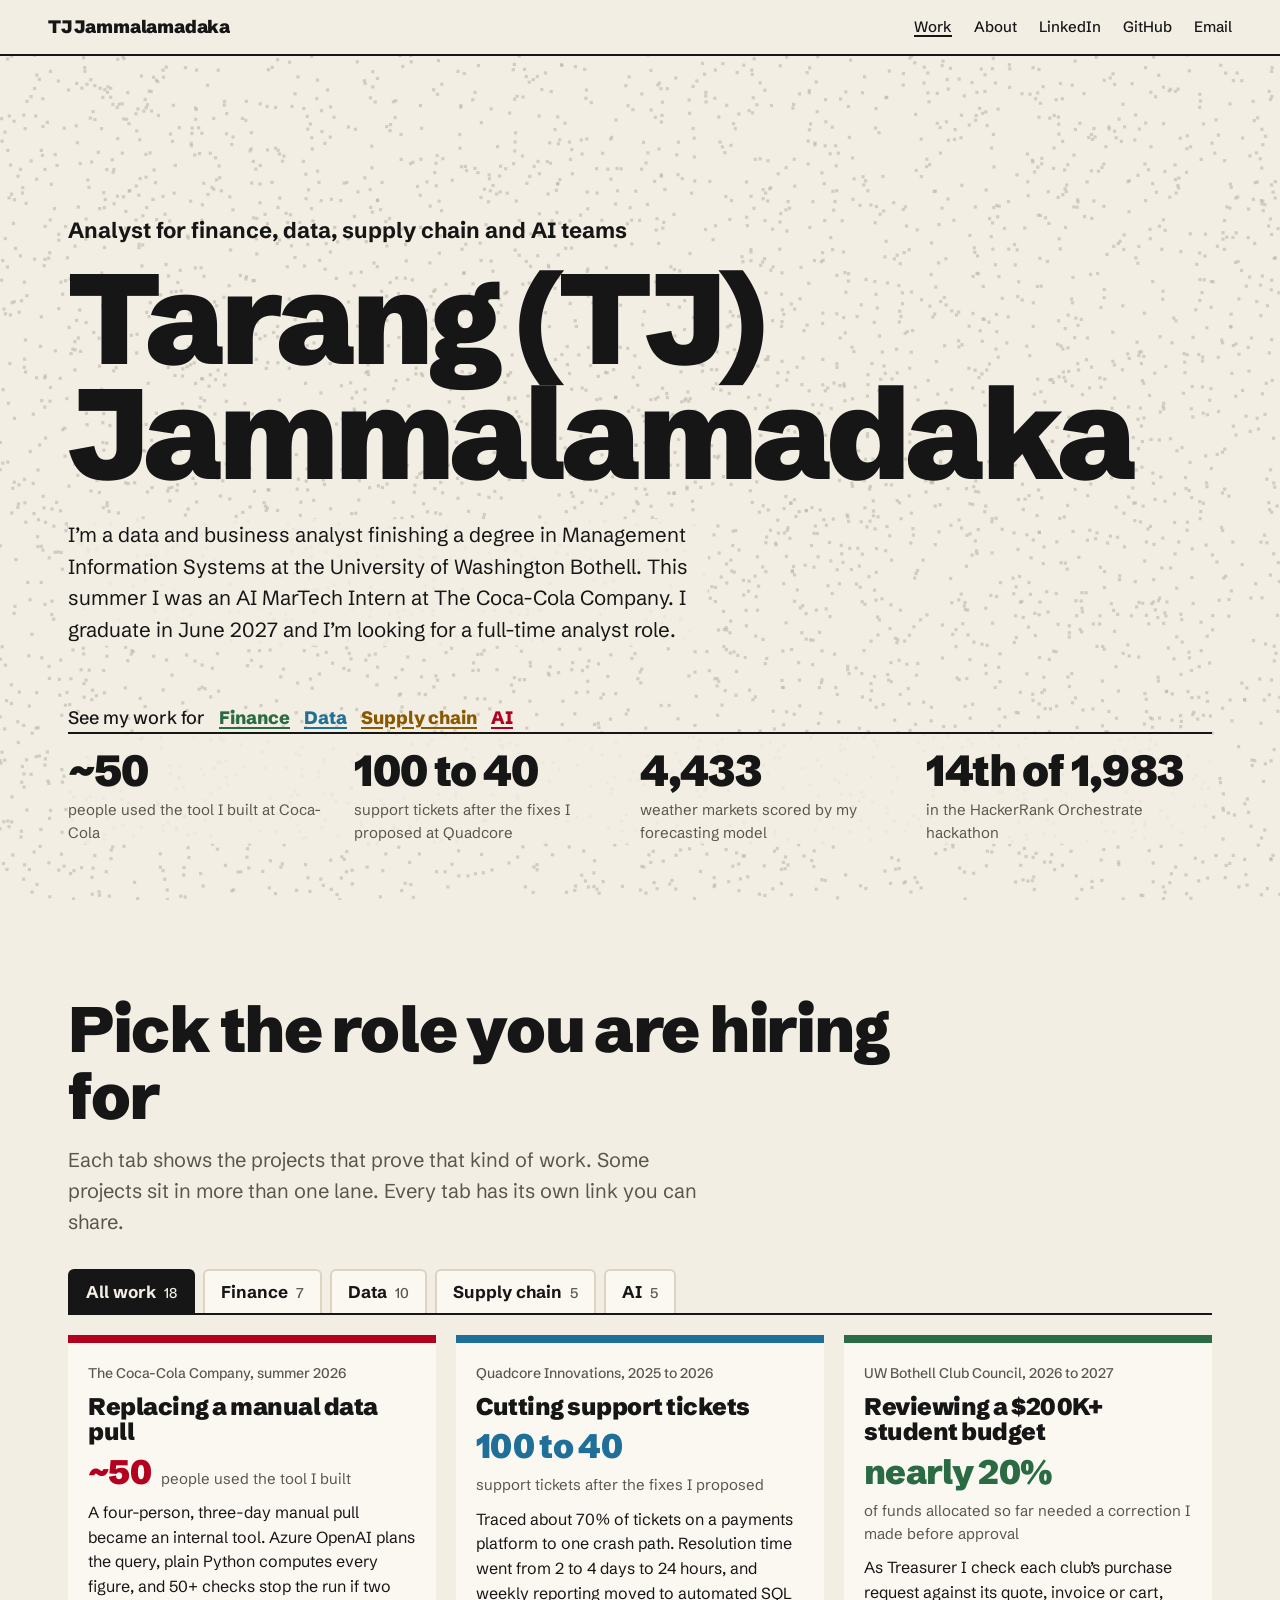
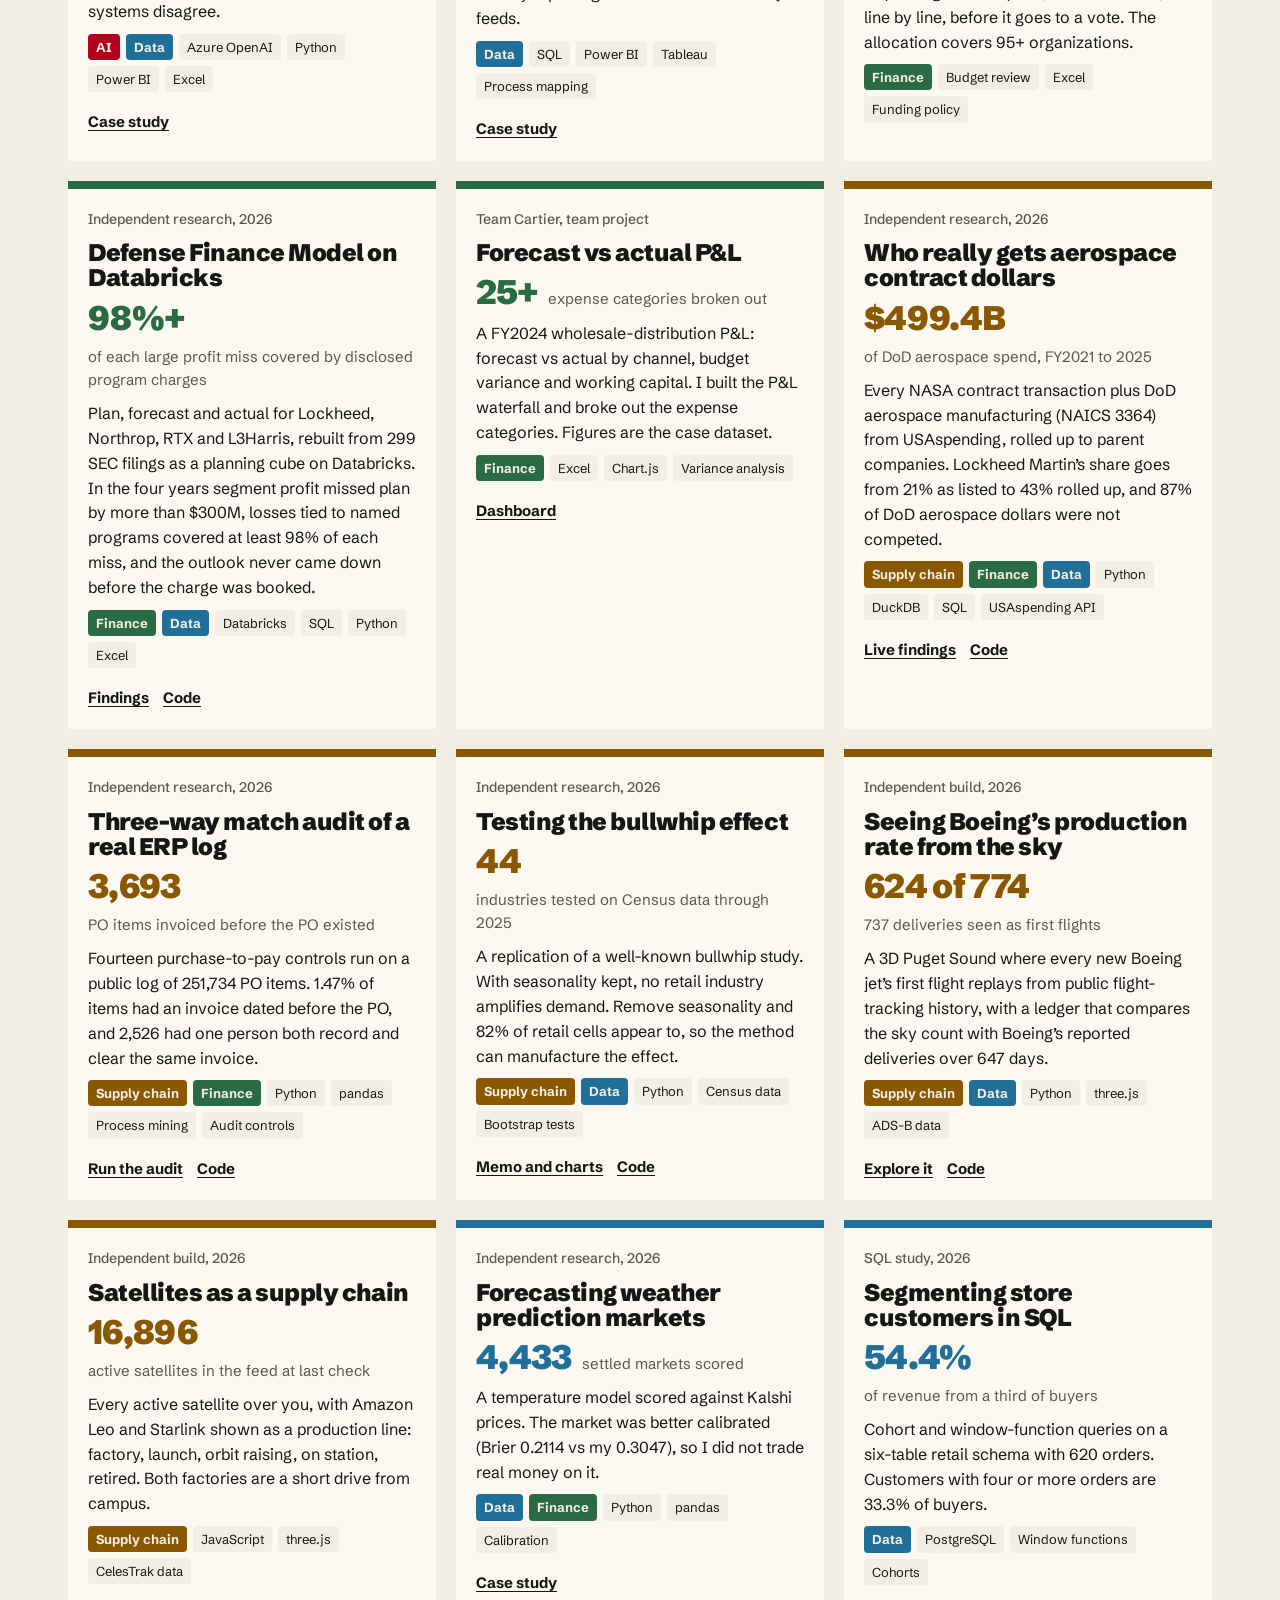
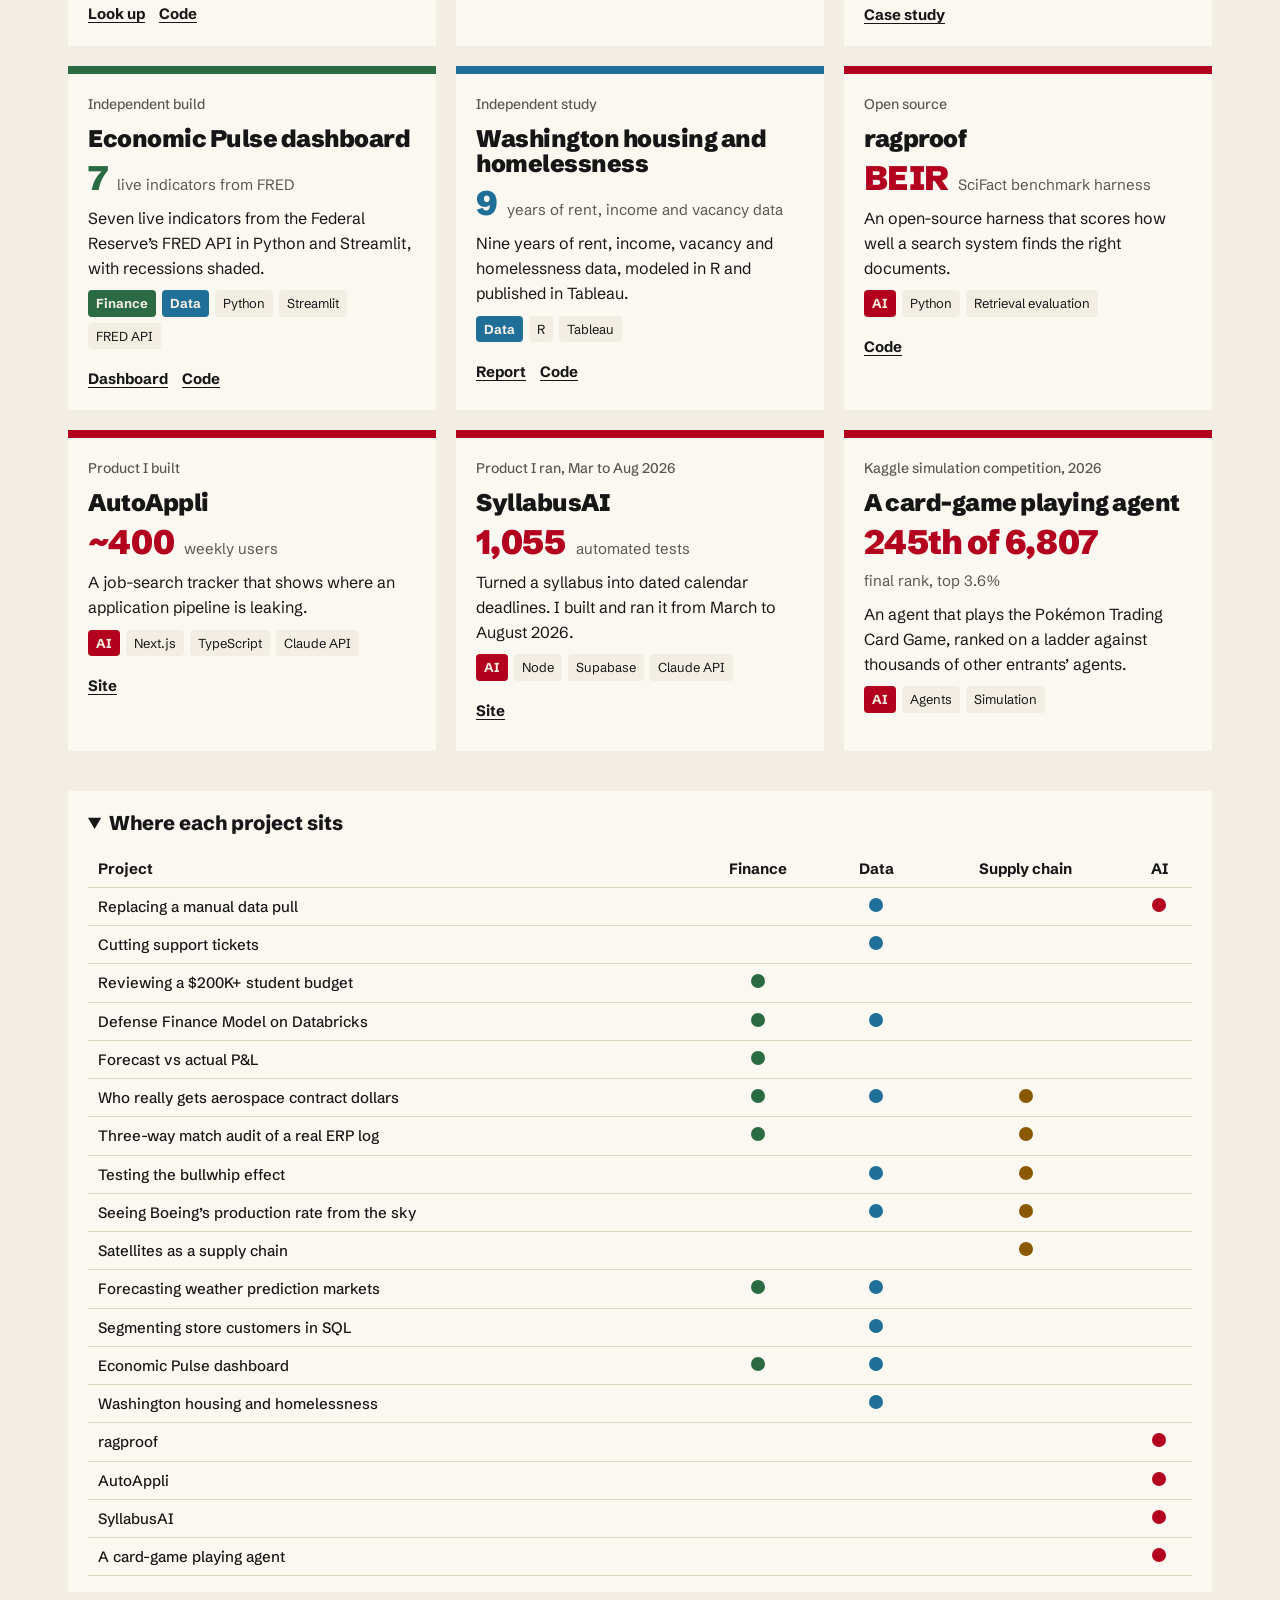
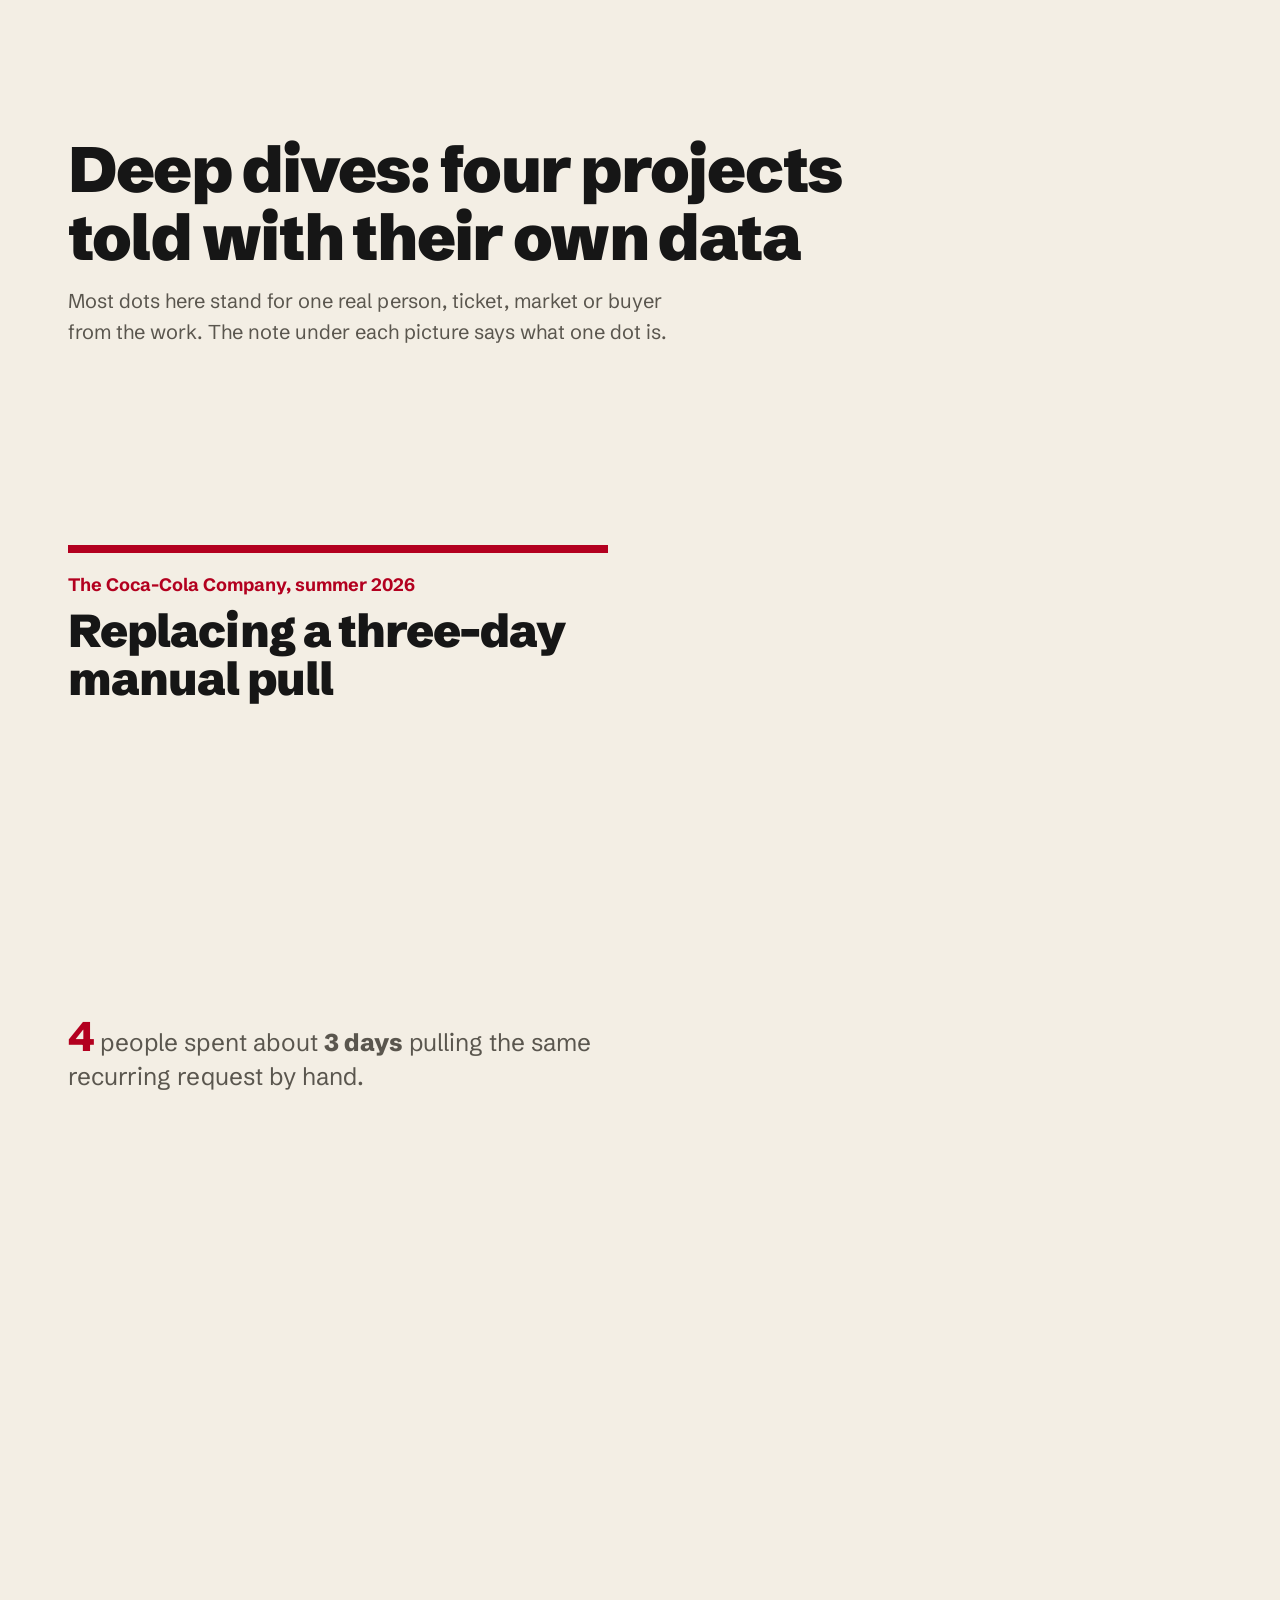
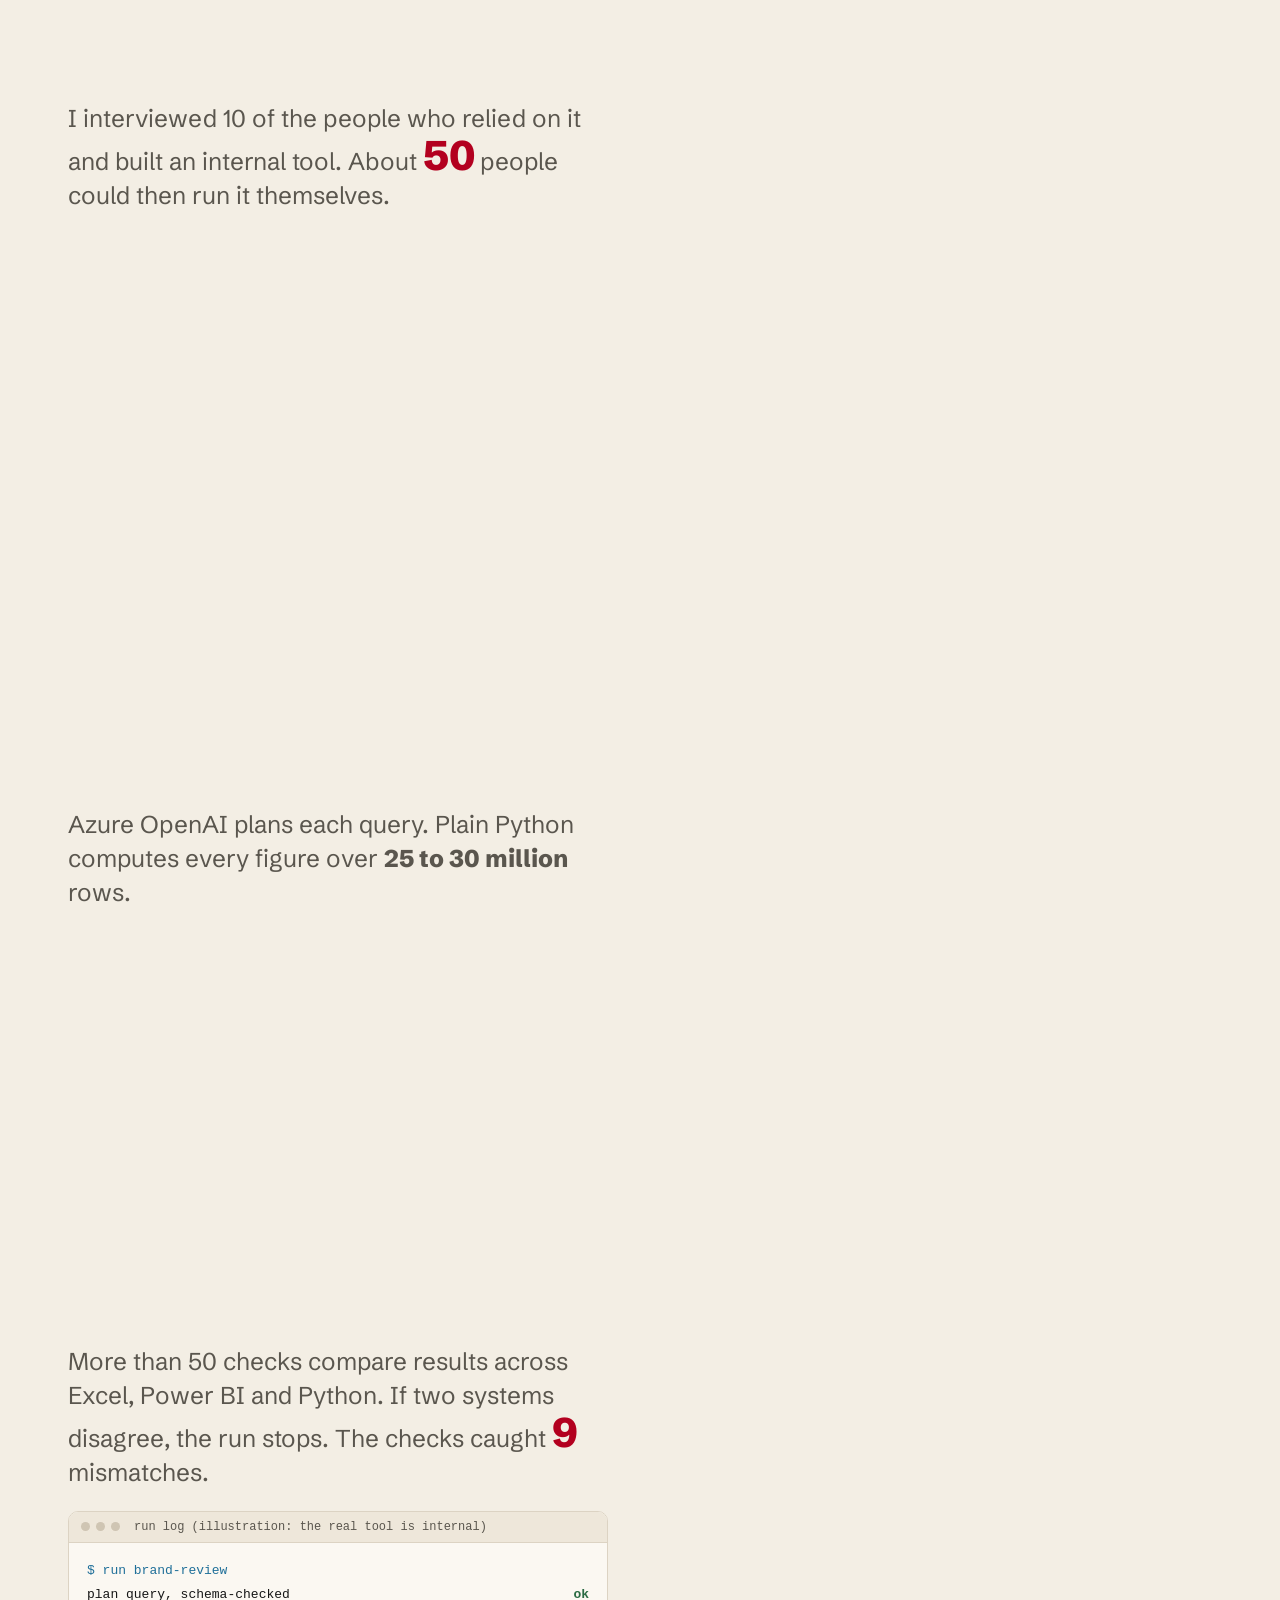
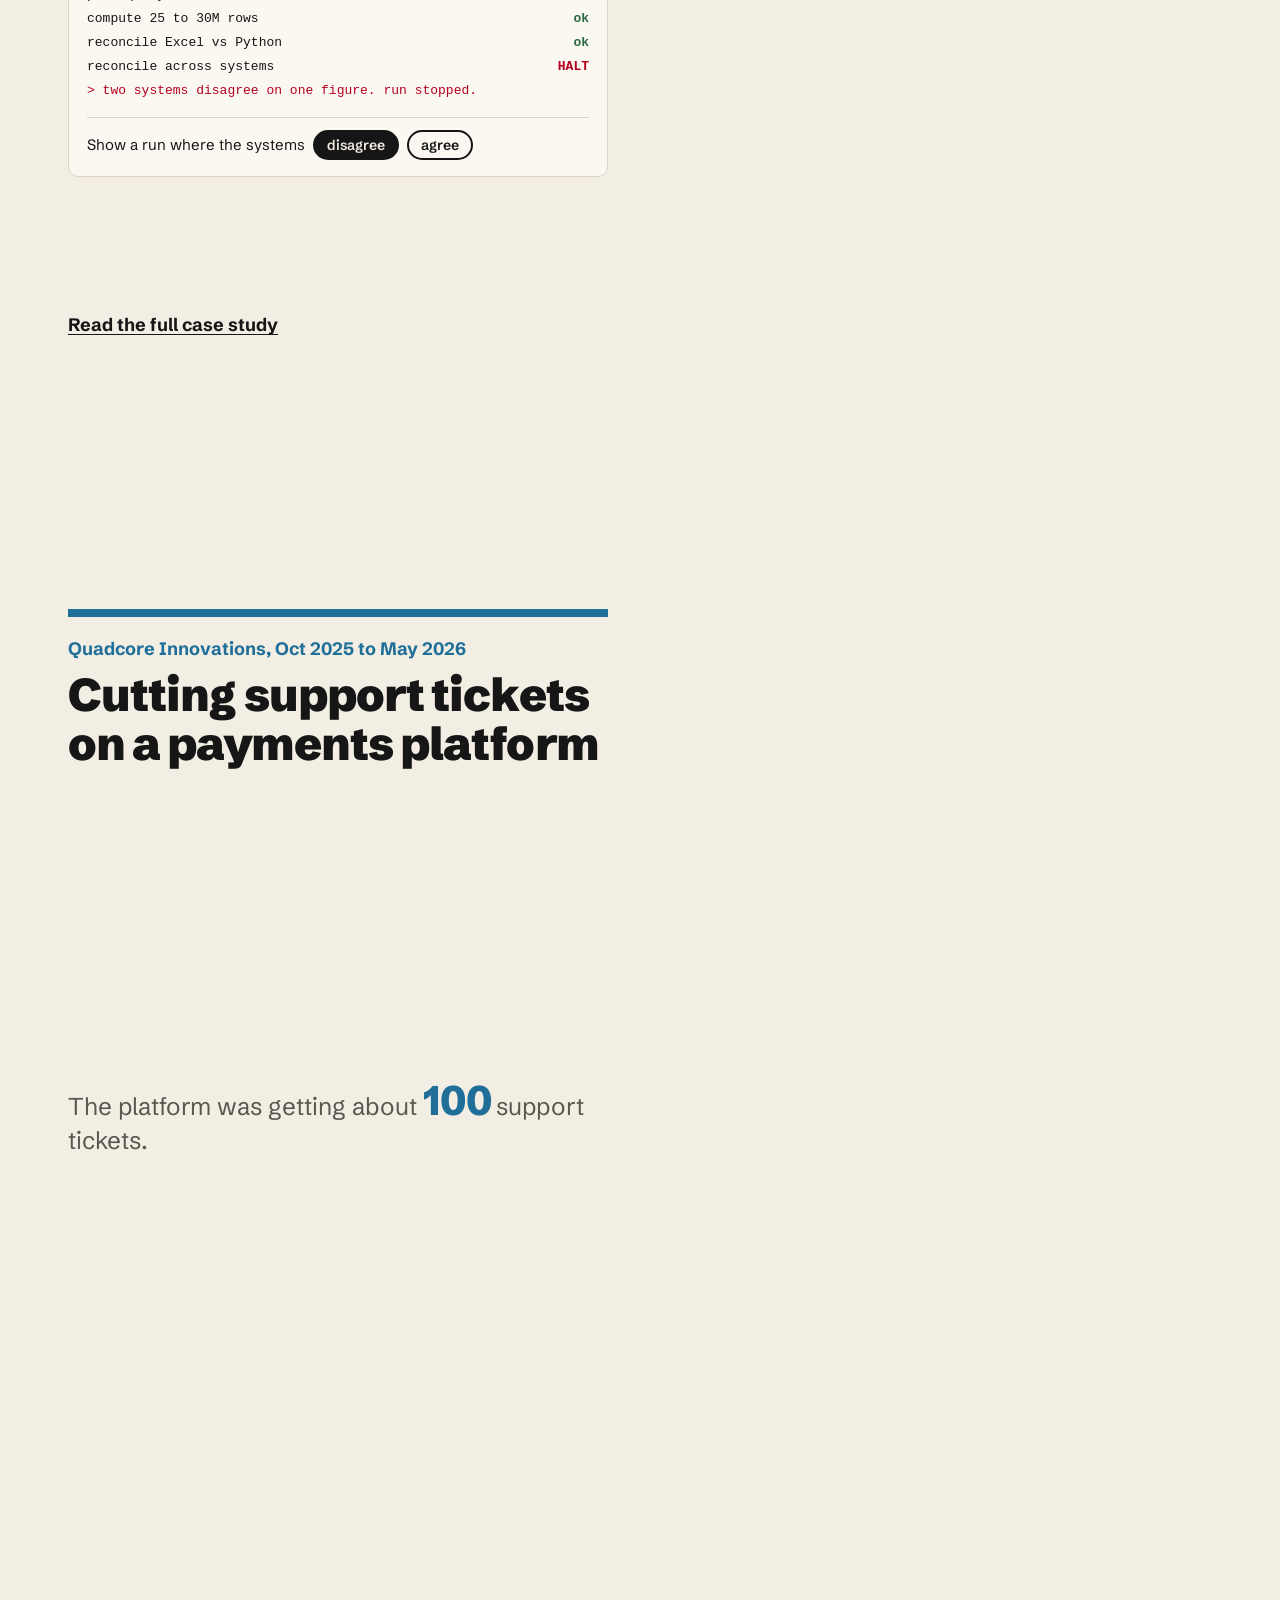
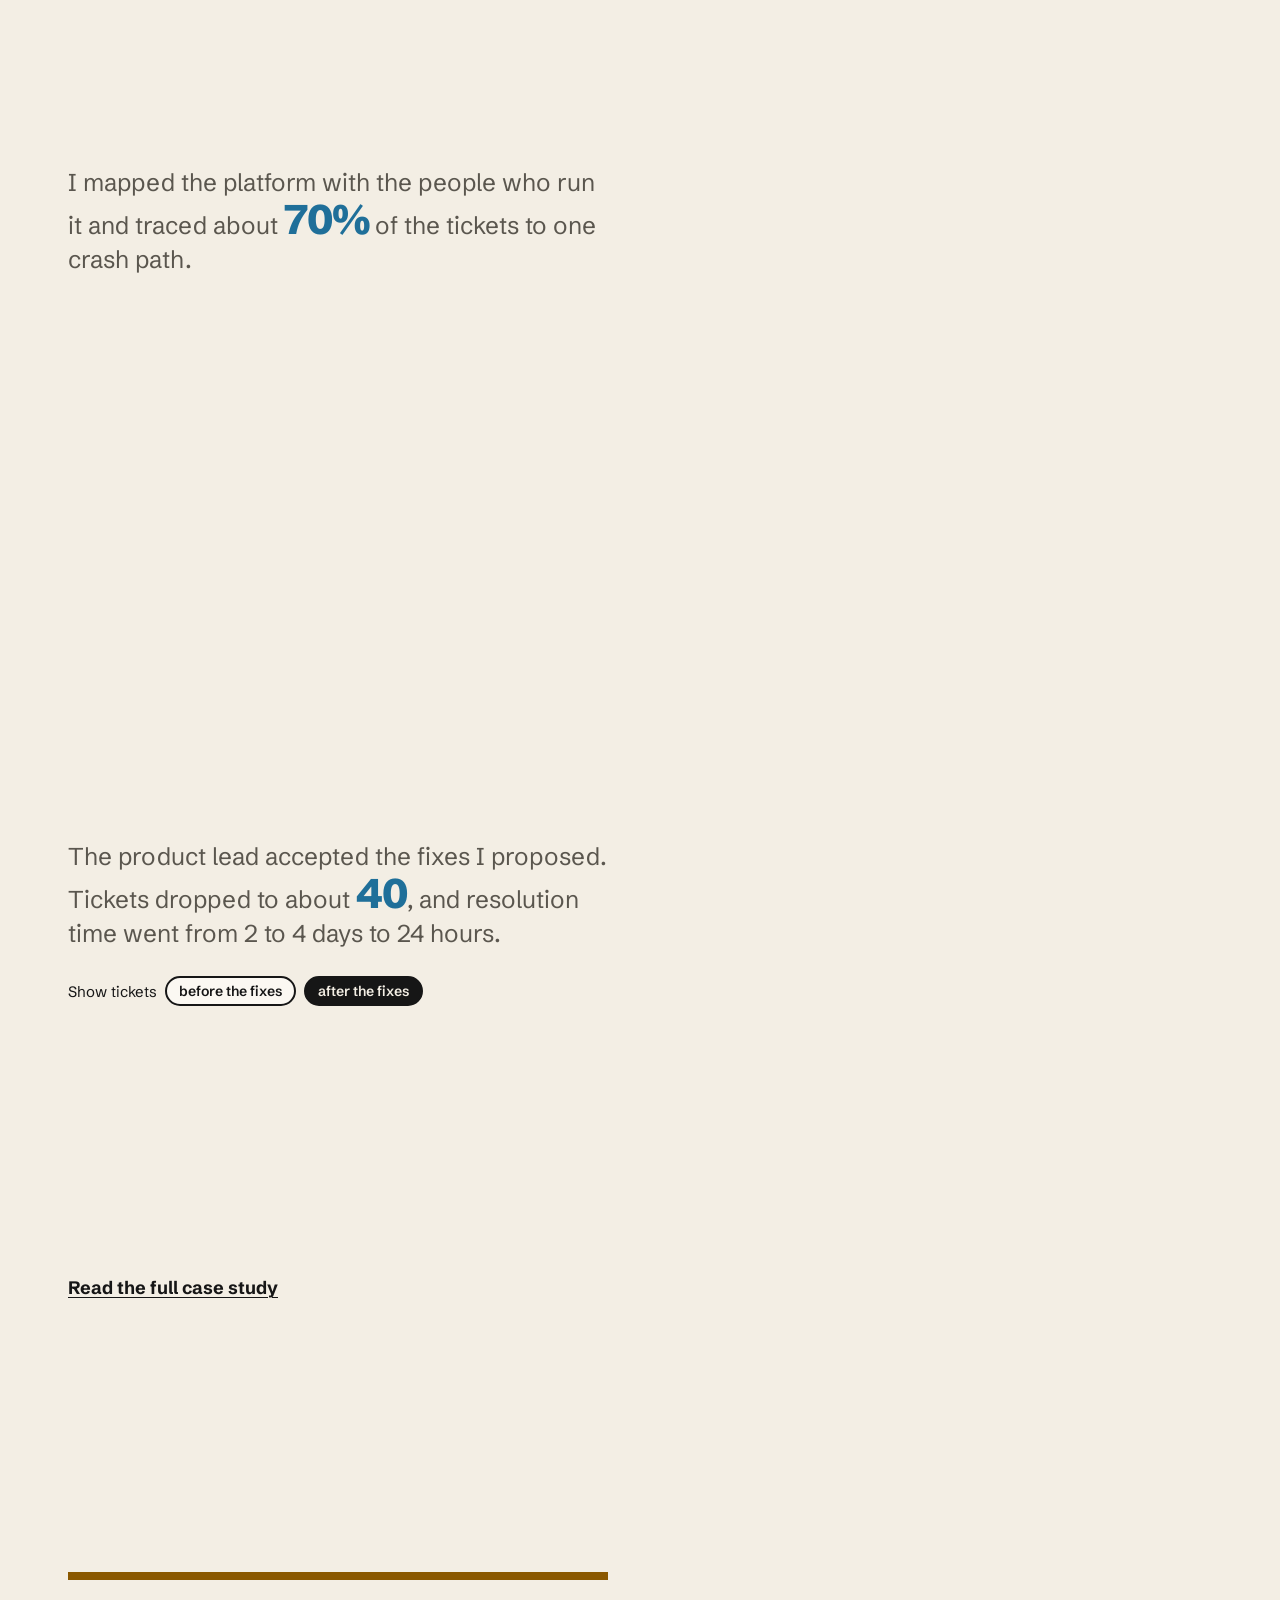
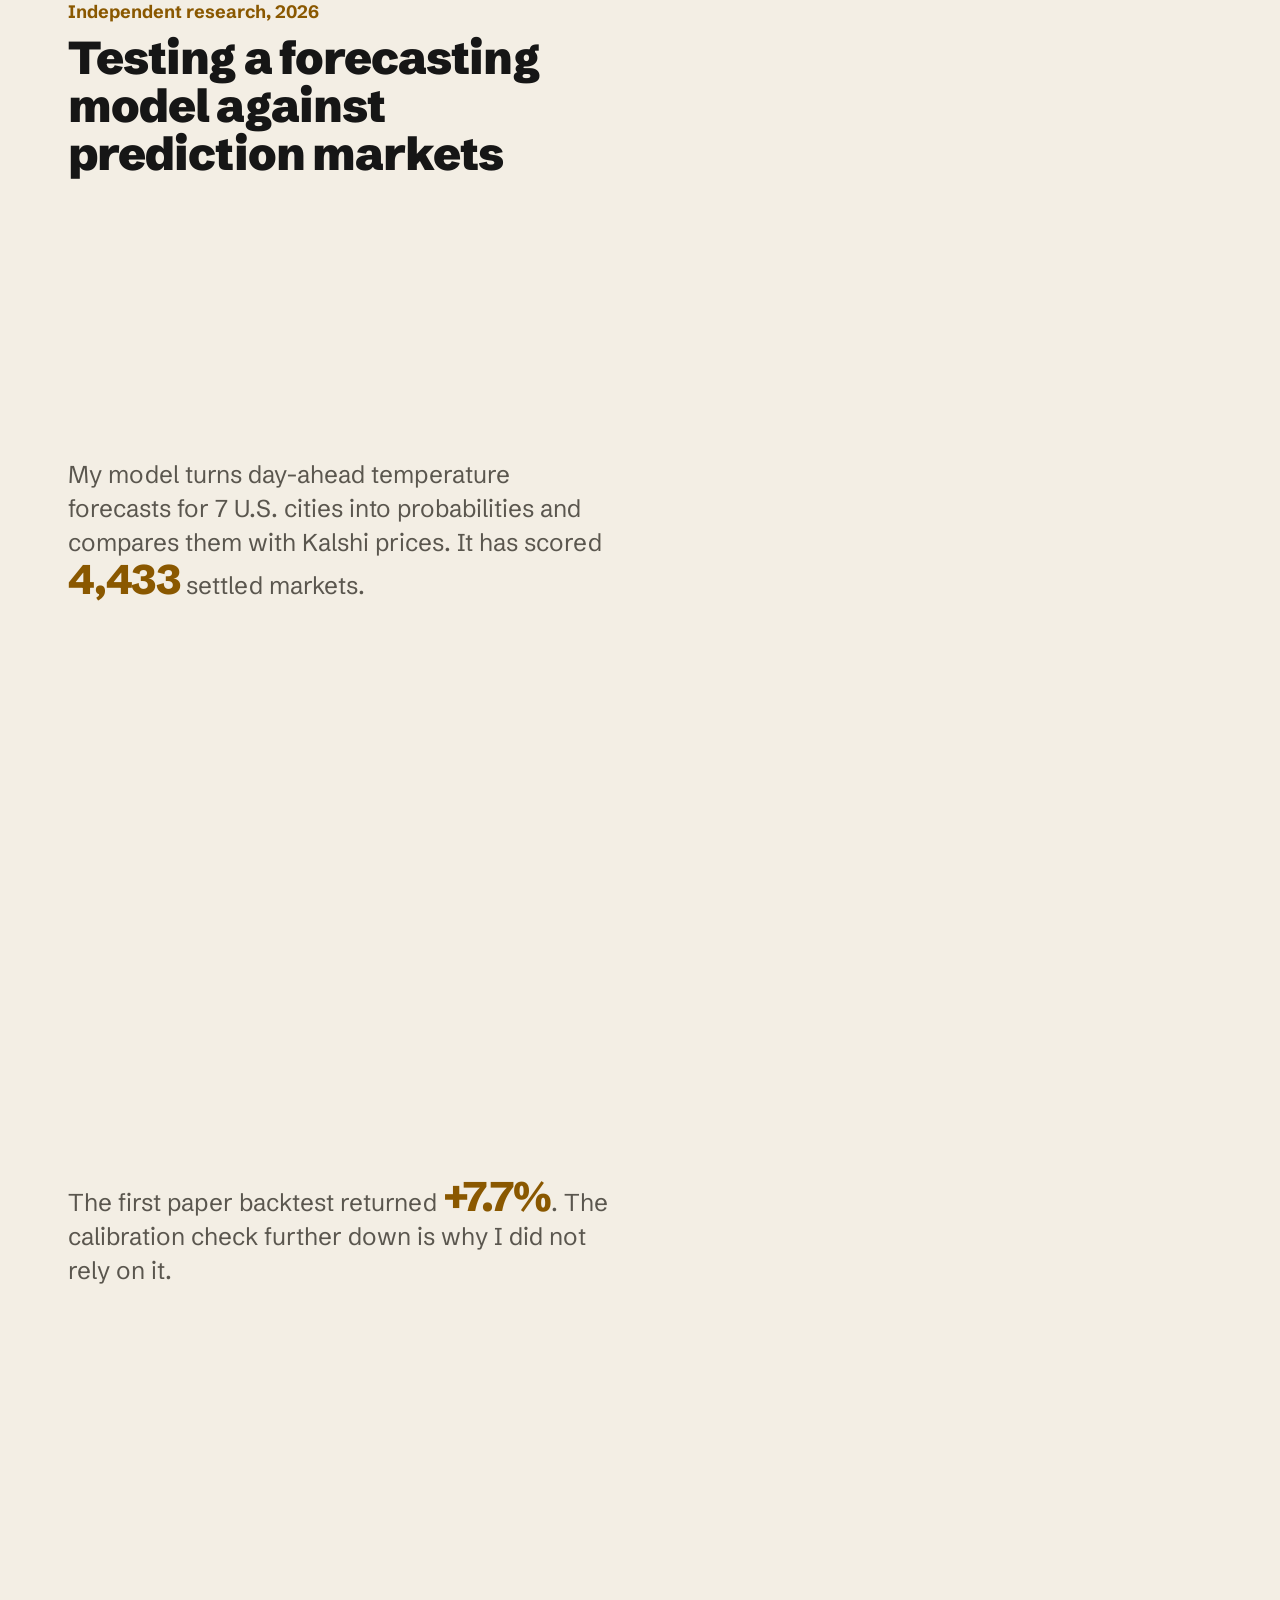
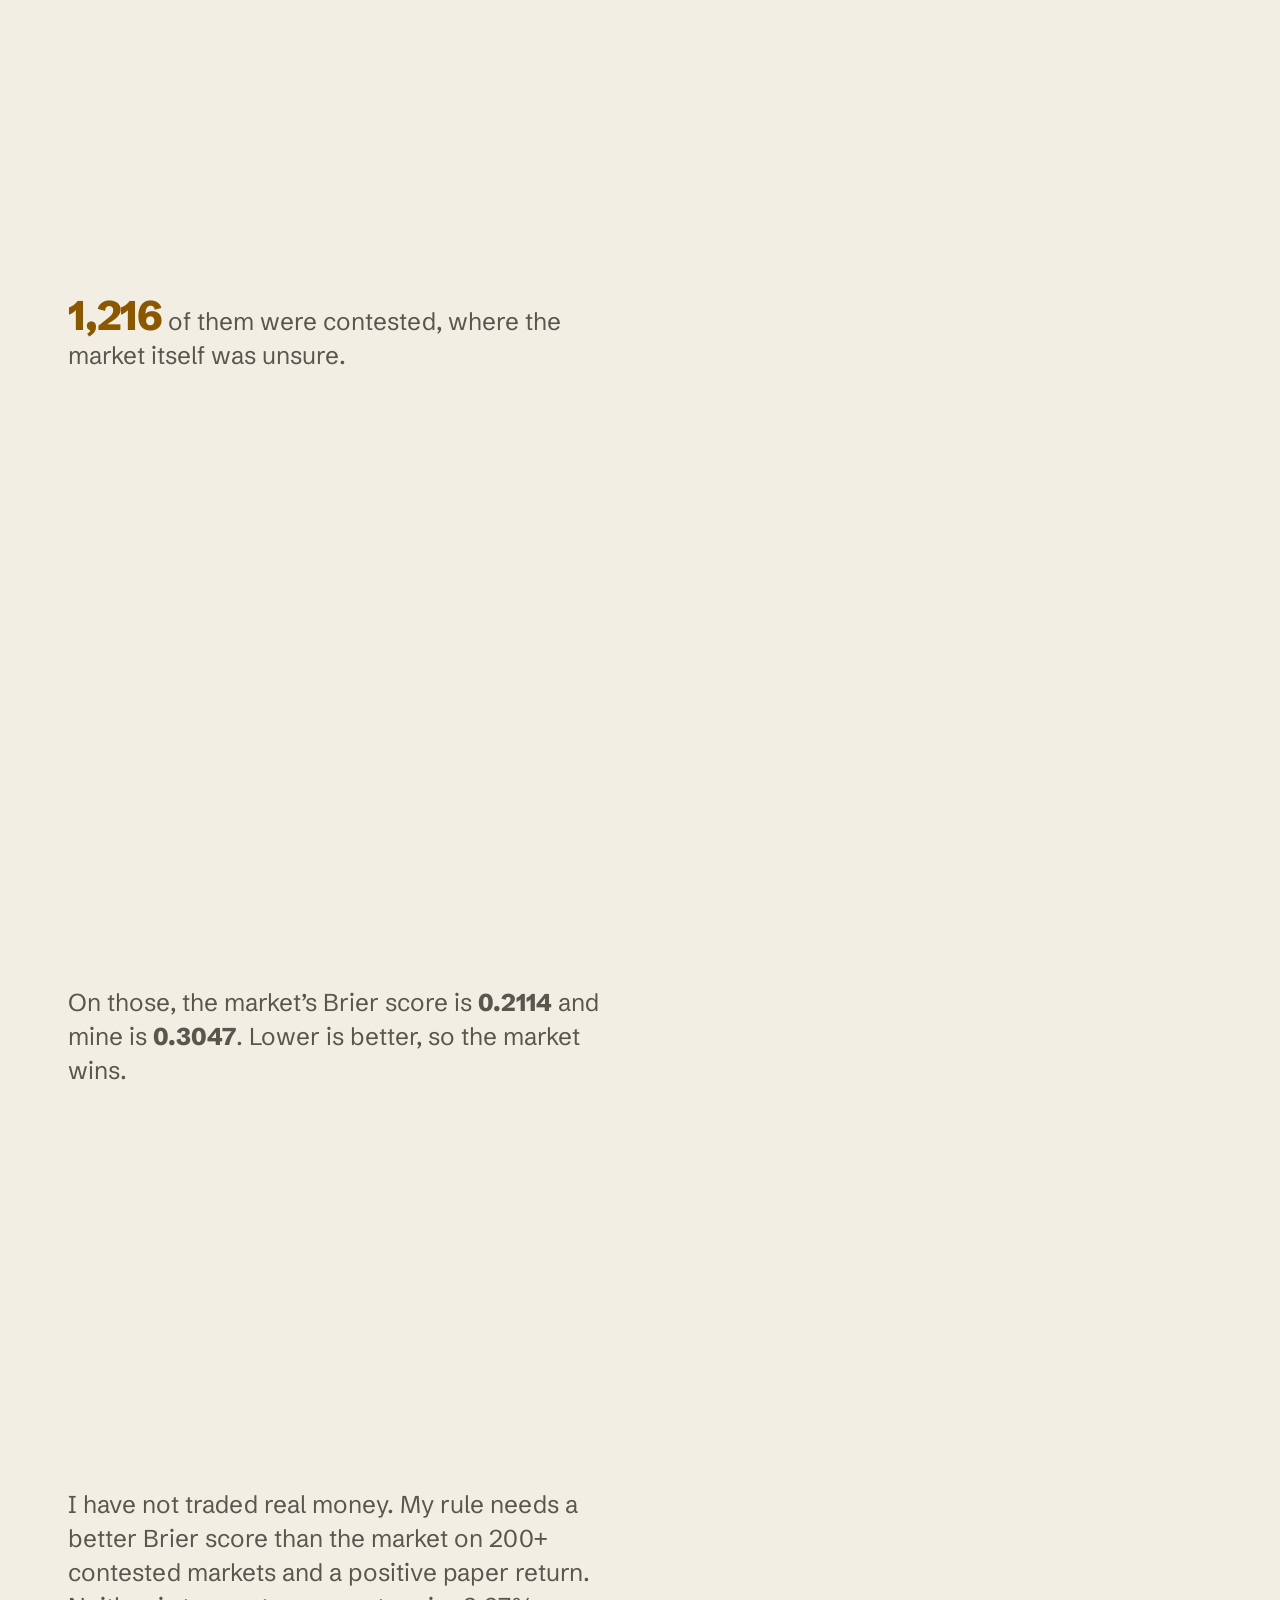
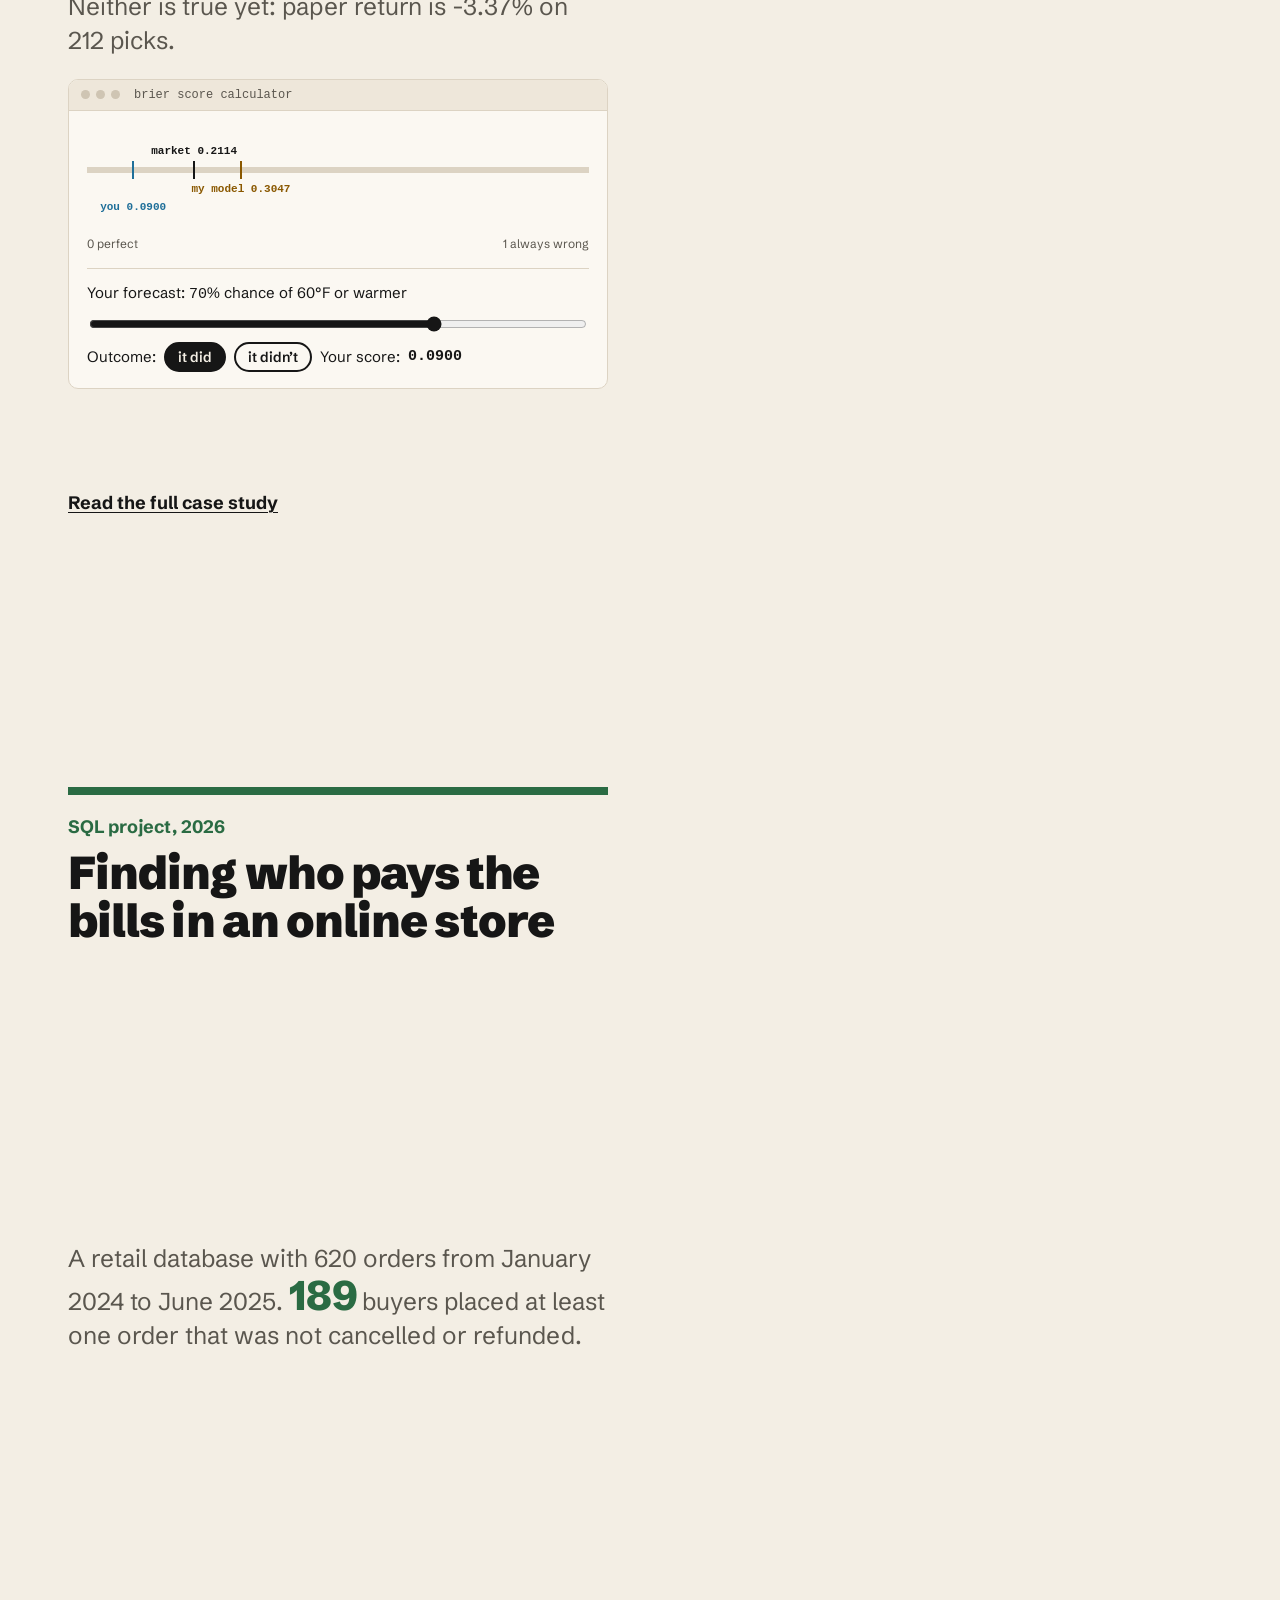
<file: index.html>
<!doctype html>
<html lang="en">
<head>
<meta charset="utf-8">
<meta name="viewport" content="width=device-width, initial-scale=1">
<title>TJ Jammalamadaka | Analyst: finance, data, supply chain, AI</title>
<meta name="description" content="Analyst portfolio sorted by role: finance, data, supply chain and AI. Coca-Cola, Quadcore and independent research. Graduating June 2027.">
<meta name="color-scheme" content="light">
<meta property="og:type" content="website">
<meta property="og:title" content="TJ Jammalamadaka | Analyst: finance, data, supply chain, AI">
<meta property="og:description" content="Analyst portfolio sorted by role: finance, data, supply chain and AI. Coca-Cola, Quadcore and independent research. Graduating June 2027.">
<meta property="og:url" content="https://tarangj.com/portfolio/">
<meta property="og:image" content="https://tarangj.com/portfolio/img/og.png">
<meta property="og:image:width" content="1200">
<meta property="og:image:height" content="630">
<meta name="twitter:card" content="summary_large_image">
<link rel="preconnect" href="https://fonts.googleapis.com">
<link rel="preconnect" href="https://fonts.gstatic.com" crossorigin>
<link rel="stylesheet" href="https://fonts.googleapis.com/css2?family=Schibsted+Grotesk:wght@400;500;700;800;900&display=swap">
<link rel="stylesheet" href="styles.css">
<script>document.documentElement.classList.add('js');setTimeout(()=>{if(!window.revealReady)document.querySelectorAll('.reveal,.stage').forEach((e)=>e.classList.add('in'))},3000)</script>
</head>
<body>
<a class="skip" href="#main">Skip to content</a>
<header class="nav">
  <a class="me" href="index.html">TJ<span class="sur"> Jammalamadaka</span></a>
  <nav aria-label="Main"><a href="index.html#work" data-nav="work">Work</a><a href="index.html#about" data-nav="about">About</a><a class="" href="https://linkedin.com/in/tarang-tj/" target="_blank" rel="noopener noreferrer">LinkedIn</a><a class="" href="https://github.com/tarang-tj" target="_blank" rel="noopener noreferrer">GitHub</a><a href="mailto:tarangjammalamadaka9@gmail.com">Email</a></nav>
</header>
<canvas id="dots" aria-hidden="true"></canvas>
<main id="main">
<section class="hero" data-layout="scatter" data-cap="">
  <p class="hero-role">Analyst for finance, data, supply chain and AI teams</p>
  <h1>Tarang (TJ)<br>Jammalamadaka</h1>
  <p class="intro">I&rsquo;m a data and business analyst finishing a degree in Management Information Systems at the University of Washington Bothell. This summer I was an AI MarTech Intern at The Coca-Cola Company. I graduate in June 2027 and I&rsquo;m looking for a full-time analyst role.</p>
  <p class="jump">See my work for <a href="#lens" data-jump="finance" style="--hue:var(--green)">Finance</a><a href="#lens" data-jump="data" style="--hue:var(--blue)">Data</a><a href="#lens" data-jump="supply-chain" style="--hue:var(--gold)">Supply chain</a><a href="#lens" data-jump="ai" style="--hue:var(--red)">AI</a></p>
  <ul class="stats"><li><b>~50</b><span>people used the tool I built at Coca-Cola</span></li><li><b>100 to 40</b><span>support tickets after the fixes I proposed at Quadcore</span></li><li><b>4,433</b><span>weather markets scored by my forecasting model</span></li><li><b>14th of 1,983</b><span>in the HackerRank Orchestrate hackathon</span></li></ul>
</section>
<section id="lens" class="lens" data-section="work" data-layout="none" data-cap="">
  <h2 class="sec-title">Pick the role you are hiring for</h2>
  <p class="sec-sub">Each tab shows the projects that prove that kind of work. Some projects sit in more than one lane. Every tab has its own link you can share.</p>
  <div class="tabs" role="tablist" aria-label="Work by role">
    <button type="button" role="tab" id="all" aria-selected="true" aria-controls="lens-panel" data-lane="all">All work <small>18</small></button>
    <button type="button" role="tab" id="finance" aria-selected="false" aria-controls="lens-panel" tabindex="-1" data-lane="finance" data-hue="green" style="--hue:var(--green)">Finance <small>7</small></button><button type="button" role="tab" id="data" aria-selected="false" aria-controls="lens-panel" tabindex="-1" data-lane="data" data-hue="blue" style="--hue:var(--blue)">Data <small>10</small></button><button type="button" role="tab" id="supply-chain" aria-selected="false" aria-controls="lens-panel" tabindex="-1" data-lane="supply-chain" data-hue="gold" style="--hue:var(--gold)">Supply chain <small>5</small></button><button type="button" role="tab" id="ai" aria-selected="false" aria-controls="lens-panel" tabindex="-1" data-lane="ai" data-hue="red" style="--hue:var(--red)">AI <small>5</small></button>
  </div>
  <p class="sr-only" aria-live="polite" data-lens-status></p>
  <div id="lens-panel" role="tabpanel" aria-labelledby="all">
    <div class="lane-intro" data-lane-intro="finance" hidden>
  <p class="lane-pitch">P&amp;L and variance work, budget review, and controls testing. I check a number against its source before anyone acts on it.</p>
  <ul class="lane-skills"><li>P&amp;L and variance analysis</li><li>Budget review</li><li>Forecast vs actual</li><li>Controls testing</li><li>Excel modeling</li></ul>
</div><div class="lane-intro" data-lane-intro="data" hidden>
  <p class="lane-pitch">SQL and Python analysis that ends in a decision someone can act on, with every figure traceable to its source.</p>
  <ul class="lane-skills"><li>SQL (PostgreSQL, SQL Server)</li><li>Python and pandas</li><li>Power BI and DAX</li><li>Tableau</li><li>Cohorts and segmentation</li></ul>
</div><div class="lane-intro" data-lane-intro="supply-chain" hidden>
  <p class="lane-pitch">Procurement spend, purchase-to-pay controls and demand variability, built on real public data instead of class datasets.</p>
  <ul class="lane-skills"><li>Supplier spend and concentration</li><li>Three-way match</li><li>Bullwhip and demand variance</li><li>Process mapping</li><li>Production tracking</li></ul>
</div><div class="lane-intro" data-lane-intro="ai" hidden>
  <p class="lane-pitch">AI tools people actually use, with the guardrails that keep them honest: the model plans, plain code computes, and checks stop bad runs.</p>
  <ul class="lane-skills"><li>Azure OpenAI</li><li>Claude API</li><li>Retrieval evaluation</li><li>Agents</li><li>Guardrails and tests</li></ul>
</div>
    <div class="pgrid"><article class="pcard" id="p-coca-cola" data-lanes="ai data" data-hue="var(--red)" style="--hue:var(--red)">
  
  <p class="p-org">The Coca-Cola Company, summer 2026</p>
  <h3><a href="work/coca-cola.html">Replacing a manual data pull</a></h3>
  <p class="p-metric"><b>~50</b><span>people used the tool I built</span></p>
  <p class="p-line">A four-person, three-day manual pull became an internal tool. Azure OpenAI plans the query, plain Python computes every figure, and 50+ checks stop the run if two systems disagree.</p>
  <ul class="p-tags"><li class="lane-tag" style="--hue:var(--red)">AI</li><li class="lane-tag" style="--hue:var(--blue)">Data</li><li>Azure OpenAI</li><li>Python</li><li>Power BI</li><li>Excel</li></ul>
  <p class="links"><a href="work/coca-cola.html">Case study</a></p>
</article><article class="pcard" id="p-quadcore" data-lanes="data" data-hue="var(--blue)" style="--hue:var(--blue)">
  
  <p class="p-org">Quadcore Innovations, 2025 to 2026</p>
  <h3><a href="work/quadcore.html">Cutting support tickets</a></h3>
  <p class="p-metric"><b>100 to 40</b><span>support tickets after the fixes I proposed</span></p>
  <p class="p-line">Traced about 70% of tickets on a payments platform to one crash path. Resolution time went from 2 to 4 days to 24 hours, and weekly reporting moved to automated SQL feeds.</p>
  <ul class="p-tags"><li class="lane-tag" style="--hue:var(--blue)">Data</li><li>SQL</li><li>Power BI</li><li>Tableau</li><li>Process mapping</li></ul>
  <p class="links"><a href="work/quadcore.html">Case study</a></p>
</article><article class="pcard" id="p-treasurer" data-lanes="finance" data-hue="var(--green)" style="--hue:var(--green)">
  
  <p class="p-org">UW Bothell Club Council, 2026 to 2027</p>
  <h3>Reviewing a $200K+ student budget</h3>
  <p class="p-metric"><b>nearly 20%</b><span>of funds allocated so far needed a correction I made before approval</span></p>
  <p class="p-line">As Treasurer I check each club&rsquo;s purchase request against its quote, invoice or cart, line by line, before it goes to a vote. The allocation covers 95+ organizations.</p>
  <ul class="p-tags"><li class="lane-tag" style="--hue:var(--green)">Finance</li><li>Budget review</li><li>Excel</li><li>Funding policy</li></ul>
  <p class="links"></p>
</article><article class="pcard" id="p-plan-went" data-lanes="finance data" data-hue="var(--green)" style="--hue:var(--green)">
  
  <p class="p-org">Independent research, 2026</p>
  <h3>Defense Finance Model on Databricks</h3>
  <p class="p-metric"><b>98%+</b><span>of each large profit miss covered by disclosed program charges</span></p>
  <p class="p-line">Plan, forecast and actual for Lockheed, Northrop, RTX and L3Harris, rebuilt from 299 SEC filings as a planning cube on Databricks. In the four years segment profit missed plan by more than $300M, losses tied to named programs covered at least 98% of each miss, and the outlook never came down before the charge was booked.</p>
  <ul class="p-tags"><li class="lane-tag" style="--hue:var(--green)">Finance</li><li class="lane-tag" style="--hue:var(--blue)">Data</li><li>Databricks</li><li>SQL</li><li>Python</li><li>Excel</li></ul>
  <p class="links"><a href="https://tarangj.com/where-the-plan-went/" target="_blank" rel="noopener noreferrer">Findings</a><a href="https://github.com/tarang-tj/where-the-plan-went" target="_blank" rel="noopener noreferrer">Code</a></p>
</article><article class="pcard" id="p-cartier" data-lanes="finance" data-hue="var(--green)" style="--hue:var(--green)">
  
  <p class="p-org">Team Cartier, team project</p>
  <h3>Forecast vs actual P&amp;L</h3>
  <p class="p-metric"><b>25+</b><span>expense categories broken out</span></p>
  <p class="p-line">A FY2024 wholesale-distribution P&amp;L: forecast vs actual by channel, budget variance and working capital. I built the P&amp;L waterfall and broke out the expense categories. Figures are the case dataset.</p>
  <ul class="p-tags"><li class="lane-tag" style="--hue:var(--green)">Finance</li><li>Excel</li><li>Chart.js</li><li>Variance analysis</li></ul>
  <p class="links"><a href="https://tarangj.com/team-cartier-dashboard/" target="_blank" rel="noopener noreferrer">Dashboard</a></p>
</article><article class="pcard" id="p-aero-spend" data-lanes="supply-chain finance data" data-hue="var(--gold)" style="--hue:var(--gold)">
  
  <p class="p-org">Independent research, 2026</p>
  <h3>Who really gets aerospace contract dollars</h3>
  <p class="p-metric"><b>$499.4B</b><span>of DoD aerospace spend, FY2021 to 2025</span></p>
  <p class="p-line">Every NASA contract transaction plus DoD aerospace manufacturing (NAICS 3364) from USAspending, rolled up to parent companies. Lockheed Martin&rsquo;s share goes from 21% as listed to 43% rolled up, and 87% of DoD aerospace dollars were not competed.</p>
  <ul class="p-tags"><li class="lane-tag" style="--hue:var(--gold)">Supply chain</li><li class="lane-tag" style="--hue:var(--green)">Finance</li><li class="lane-tag" style="--hue:var(--blue)">Data</li><li>Python</li><li>DuckDB</li><li>SQL</li><li>USAspending API</li></ul>
  <p class="links"><a href="https://tarangj.com/aero-supplier-spend/" target="_blank" rel="noopener noreferrer">Live findings</a><a href="https://github.com/tarang-tj/aero-supplier-spend" target="_blank" rel="noopener noreferrer">Code</a></p>
</article><article class="pcard" id="p-p2p" data-lanes="supply-chain finance" data-hue="var(--gold)" style="--hue:var(--gold)">
  
  <p class="p-org">Independent research, 2026</p>
  <h3>Three-way match audit of a real ERP log</h3>
  <p class="p-metric"><b>3,693</b><span>PO items invoiced before the PO existed</span></p>
  <p class="p-line">Fourteen purchase-to-pay controls run on a public log of 251,734 PO items. 1.47% of items had an invoice dated before the PO, and 2,526 had one person both record and clear the same invoice.</p>
  <ul class="p-tags"><li class="lane-tag" style="--hue:var(--gold)">Supply chain</li><li class="lane-tag" style="--hue:var(--green)">Finance</li><li>Python</li><li>pandas</li><li>Process mining</li><li>Audit controls</li></ul>
  <p class="links"><a href="https://tarangj.com/p2p-match-audit/" target="_blank" rel="noopener noreferrer">Run the audit</a><a href="https://github.com/tarang-tj/p2p-match-audit" target="_blank" rel="noopener noreferrer">Code</a></p>
</article><article class="pcard" id="p-bullwhip" data-lanes="supply-chain data" data-hue="var(--gold)" style="--hue:var(--gold)">
  
  <p class="p-org">Independent research, 2026</p>
  <h3>Testing the bullwhip effect</h3>
  <p class="p-metric"><b>44</b><span>industries tested on Census data through 2025</span></p>
  <p class="p-line">A replication of a well-known bullwhip study. With seasonality kept, no retail industry amplifies demand. Remove seasonality and 82% of retail cells appear to, so the method can manufacture the effect.</p>
  <ul class="p-tags"><li class="lane-tag" style="--hue:var(--gold)">Supply chain</li><li class="lane-tag" style="--hue:var(--blue)">Data</li><li>Python</li><li>Census data</li><li>Bootstrap tests</li></ul>
  <p class="links"><a href="https://tarangj.com/bullwhip-audit/" target="_blank" rel="noopener noreferrer">Memo and charts</a><a href="https://github.com/tarang-tj/bullwhip-audit" target="_blank" rel="noopener noreferrer">Code</a></p>
</article><article class="pcard" id="p-first-flight" data-lanes="supply-chain data" data-hue="var(--gold)" style="--hue:var(--gold)">
  
  <p class="p-org">Independent build, 2026</p>
  <h3>Seeing Boeing&rsquo;s production rate from the sky</h3>
  <p class="p-metric"><b>624 of 774</b><span>737 deliveries seen as first flights</span></p>
  <p class="p-line">A 3D Puget Sound where every new Boeing jet&rsquo;s first flight replays from public flight-tracking history, with a ledger that compares the sky count with Boeing&rsquo;s reported deliveries over 647 days.</p>
  <ul class="p-tags"><li class="lane-tag" style="--hue:var(--gold)">Supply chain</li><li class="lane-tag" style="--hue:var(--blue)">Data</li><li>Python</li><li>three.js</li><li>ADS-B data</li></ul>
  <p class="links"><a href="https://tarangj.com/first-flight/" target="_blank" rel="noopener noreferrer">Explore it</a><a href="https://github.com/tarang-tj/first-flight" target="_blank" rel="noopener noreferrer">Code</a></p>
</article><article class="pcard" id="p-overhead" data-lanes="supply-chain" data-hue="var(--gold)" style="--hue:var(--gold)">
  
  <p class="p-org">Independent build, 2026</p>
  <h3>Satellites as a supply chain</h3>
  <p class="p-metric"><b>16,896</b><span>active satellites in the feed at last check</span></p>
  <p class="p-line">Every active satellite over you, with Amazon Leo and Starlink shown as a production line: factory, launch, orbit raising, on station, retired. Both factories are a short drive from campus.</p>
  <ul class="p-tags"><li class="lane-tag" style="--hue:var(--gold)">Supply chain</li><li>JavaScript</li><li>three.js</li><li>CelesTrak data</li></ul>
  <p class="links"><a href="https://tarangj.com/overhead/" target="_blank" rel="noopener noreferrer">Look up</a><a href="https://github.com/tarang-tj/overhead" target="_blank" rel="noopener noreferrer">Code</a></p>
</article><article class="pcard" id="p-kalshi" data-lanes="data finance" data-hue="var(--blue)" style="--hue:var(--blue)">
  
  <p class="p-org">Independent research, 2026</p>
  <h3><a href="work/kalshi.html">Forecasting weather prediction markets</a></h3>
  <p class="p-metric"><b>4,433</b><span>settled markets scored</span></p>
  <p class="p-line">A temperature model scored against Kalshi prices. The market was better calibrated (Brier 0.2114 vs my 0.3047), so I did not trade real money on it.</p>
  <ul class="p-tags"><li class="lane-tag" style="--hue:var(--blue)">Data</li><li class="lane-tag" style="--hue:var(--green)">Finance</li><li>Python</li><li>pandas</li><li>Calibration</li></ul>
  <p class="links"><a href="work/kalshi.html">Case study</a></p>
</article><article class="pcard" id="p-retail-sql" data-lanes="data" data-hue="var(--blue)" style="--hue:var(--blue)">
  
  <p class="p-org">SQL study, 2026</p>
  <h3><a href="work/retail-sql.html">Segmenting store customers in SQL</a></h3>
  <p class="p-metric"><b>54.4%</b><span>of revenue from a third of buyers</span></p>
  <p class="p-line">Cohort and window-function queries on a six-table retail schema with 620 orders. Customers with four or more orders are 33.3% of buyers.</p>
  <ul class="p-tags"><li class="lane-tag" style="--hue:var(--blue)">Data</li><li>PostgreSQL</li><li>Window functions</li><li>Cohorts</li></ul>
  <p class="links"><a href="work/retail-sql.html">Case study</a></p>
</article><article class="pcard" id="p-econ-pulse" data-lanes="finance data" data-hue="var(--green)" style="--hue:var(--green)">
  
  <p class="p-org">Independent build</p>
  <h3>Economic Pulse dashboard</h3>
  <p class="p-metric"><b>7</b><span>live indicators from FRED</span></p>
  <p class="p-line">Seven live indicators from the Federal Reserve&rsquo;s FRED API in Python and Streamlit, with recessions shaded.</p>
  <ul class="p-tags"><li class="lane-tag" style="--hue:var(--green)">Finance</li><li class="lane-tag" style="--hue:var(--blue)">Data</li><li>Python</li><li>Streamlit</li><li>FRED API</li></ul>
  <p class="links"><a href="https://tarangj.com/economic-pulse-dashboard/" target="_blank" rel="noopener noreferrer">Dashboard</a><a href="https://github.com/tarang-tj/economic-pulse-dashboard" target="_blank" rel="noopener noreferrer">Code</a></p>
</article><article class="pcard" id="p-wa-housing" data-lanes="data" data-hue="var(--blue)" style="--hue:var(--blue)">
  
  <p class="p-org">Independent study</p>
  <h3>Washington housing and homelessness</h3>
  <p class="p-metric"><b>9</b><span>years of rent, income and vacancy data</span></p>
  <p class="p-line">Nine years of rent, income, vacancy and homelessness data, modeled in R and published in Tableau.</p>
  <ul class="p-tags"><li class="lane-tag" style="--hue:var(--blue)">Data</li><li>R</li><li>Tableau</li></ul>
  <p class="links"><a href="https://tarangj.com/wa-housing-homelessness/" target="_blank" rel="noopener noreferrer">Report</a><a href="https://github.com/tarang-tj/wa-housing-homelessness" target="_blank" rel="noopener noreferrer">Code</a></p>
</article><article class="pcard" id="p-ragproof" data-lanes="ai" data-hue="var(--red)" style="--hue:var(--red)">
  
  <p class="p-org">Open source</p>
  <h3>ragproof</h3>
  <p class="p-metric"><b>BEIR</b><span>SciFact benchmark harness</span></p>
  <p class="p-line">An open-source harness that scores how well a search system finds the right documents.</p>
  <ul class="p-tags"><li class="lane-tag" style="--hue:var(--red)">AI</li><li>Python</li><li>Retrieval evaluation</li></ul>
  <p class="links"><a href="https://github.com/tarang-tj/ragproof" target="_blank" rel="noopener noreferrer">Code</a></p>
</article><article class="pcard" id="p-autoappli" data-lanes="ai" data-hue="var(--red)" style="--hue:var(--red)">
  
  <p class="p-org">Product I built</p>
  <h3>AutoAppli</h3>
  <p class="p-metric"><b>~400</b><span>weekly users</span></p>
  <p class="p-line">A job-search tracker that shows where an application pipeline is leaking.</p>
  <ul class="p-tags"><li class="lane-tag" style="--hue:var(--red)">AI</li><li>Next.js</li><li>TypeScript</li><li>Claude API</li></ul>
  <p class="links"><a href="https://autoappli.com" target="_blank" rel="noopener noreferrer">Site</a></p>
</article><article class="pcard" id="p-syllabusai" data-lanes="ai" data-hue="var(--red)" style="--hue:var(--red)">
  
  <p class="p-org">Product I ran, Mar to Aug 2026</p>
  <h3>SyllabusAI</h3>
  <p class="p-metric"><b>1,055</b><span>automated tests</span></p>
  <p class="p-line">Turned a syllabus into dated calendar deadlines. I built and ran it from March to August 2026.</p>
  <ul class="p-tags"><li class="lane-tag" style="--hue:var(--red)">AI</li><li>Node</li><li>Supabase</li><li>Claude API</li></ul>
  <p class="links"><a href="https://syllabusai.net" target="_blank" rel="noopener noreferrer">Site</a></p>
</article><article class="pcard" id="p-ptcg" data-lanes="ai" data-hue="var(--red)" style="--hue:var(--red)">
  
  <p class="p-org">Kaggle simulation competition, 2026</p>
  <h3>A card-game playing agent</h3>
  <p class="p-metric"><b>245th of 6,807</b><span>final rank, top 3.6%</span></p>
  <p class="p-line">An agent that plays the Pok&eacute;mon Trading Card Game, ranked on a ladder against thousands of other entrants&rsquo; agents.</p>
  <ul class="p-tags"><li class="lane-tag" style="--hue:var(--red)">AI</li><li>Agents</li><li>Simulation</li></ul>
  <p class="links"></p>
</article></div>
  </div>
  <details class="pmap" open>
    <summary>Where each project sits</summary>
    <div class="pmap-wrap"><table>
      <thead><tr><th scope="col">Project</th><th scope="col" data-col="finance">Finance</th><th scope="col" data-col="data">Data</th><th scope="col" data-col="supply-chain">Supply chain</th><th scope="col" data-col="ai">AI</th></tr></thead>
      <tbody><tr data-lanes="ai data"><th scope="row"><a href="#p-coca-cola">Replacing a manual data pull</a></th><td data-col="finance"></td><td data-col="data"><span class="dot" style="--hue:var(--blue)" role="img" aria-label="Data"></span></td><td data-col="supply-chain"></td><td data-col="ai"><span class="dot" style="--hue:var(--red)" role="img" aria-label="AI"></span></td></tr><tr data-lanes="data"><th scope="row"><a href="#p-quadcore">Cutting support tickets</a></th><td data-col="finance"></td><td data-col="data"><span class="dot" style="--hue:var(--blue)" role="img" aria-label="Data"></span></td><td data-col="supply-chain"></td><td data-col="ai"></td></tr><tr data-lanes="finance"><th scope="row"><a href="#p-treasurer">Reviewing a $200K+ student budget</a></th><td data-col="finance"><span class="dot" style="--hue:var(--green)" role="img" aria-label="Finance"></span></td><td data-col="data"></td><td data-col="supply-chain"></td><td data-col="ai"></td></tr><tr data-lanes="finance data"><th scope="row"><a href="#p-plan-went">Defense Finance Model on Databricks</a></th><td data-col="finance"><span class="dot" style="--hue:var(--green)" role="img" aria-label="Finance"></span></td><td data-col="data"><span class="dot" style="--hue:var(--blue)" role="img" aria-label="Data"></span></td><td data-col="supply-chain"></td><td data-col="ai"></td></tr><tr data-lanes="finance"><th scope="row"><a href="#p-cartier">Forecast vs actual P&amp;L</a></th><td data-col="finance"><span class="dot" style="--hue:var(--green)" role="img" aria-label="Finance"></span></td><td data-col="data"></td><td data-col="supply-chain"></td><td data-col="ai"></td></tr><tr data-lanes="supply-chain finance data"><th scope="row"><a href="#p-aero-spend">Who really gets aerospace contract dollars</a></th><td data-col="finance"><span class="dot" style="--hue:var(--green)" role="img" aria-label="Finance"></span></td><td data-col="data"><span class="dot" style="--hue:var(--blue)" role="img" aria-label="Data"></span></td><td data-col="supply-chain"><span class="dot" style="--hue:var(--gold)" role="img" aria-label="Supply chain"></span></td><td data-col="ai"></td></tr><tr data-lanes="supply-chain finance"><th scope="row"><a href="#p-p2p">Three-way match audit of a real ERP log</a></th><td data-col="finance"><span class="dot" style="--hue:var(--green)" role="img" aria-label="Finance"></span></td><td data-col="data"></td><td data-col="supply-chain"><span class="dot" style="--hue:var(--gold)" role="img" aria-label="Supply chain"></span></td><td data-col="ai"></td></tr><tr data-lanes="supply-chain data"><th scope="row"><a href="#p-bullwhip">Testing the bullwhip effect</a></th><td data-col="finance"></td><td data-col="data"><span class="dot" style="--hue:var(--blue)" role="img" aria-label="Data"></span></td><td data-col="supply-chain"><span class="dot" style="--hue:var(--gold)" role="img" aria-label="Supply chain"></span></td><td data-col="ai"></td></tr><tr data-lanes="supply-chain data"><th scope="row"><a href="#p-first-flight">Seeing Boeing&rsquo;s production rate from the sky</a></th><td data-col="finance"></td><td data-col="data"><span class="dot" style="--hue:var(--blue)" role="img" aria-label="Data"></span></td><td data-col="supply-chain"><span class="dot" style="--hue:var(--gold)" role="img" aria-label="Supply chain"></span></td><td data-col="ai"></td></tr><tr data-lanes="supply-chain"><th scope="row"><a href="#p-overhead">Satellites as a supply chain</a></th><td data-col="finance"></td><td data-col="data"></td><td data-col="supply-chain"><span class="dot" style="--hue:var(--gold)" role="img" aria-label="Supply chain"></span></td><td data-col="ai"></td></tr><tr data-lanes="data finance"><th scope="row"><a href="#p-kalshi">Forecasting weather prediction markets</a></th><td data-col="finance"><span class="dot" style="--hue:var(--green)" role="img" aria-label="Finance"></span></td><td data-col="data"><span class="dot" style="--hue:var(--blue)" role="img" aria-label="Data"></span></td><td data-col="supply-chain"></td><td data-col="ai"></td></tr><tr data-lanes="data"><th scope="row"><a href="#p-retail-sql">Segmenting store customers in SQL</a></th><td data-col="finance"></td><td data-col="data"><span class="dot" style="--hue:var(--blue)" role="img" aria-label="Data"></span></td><td data-col="supply-chain"></td><td data-col="ai"></td></tr><tr data-lanes="finance data"><th scope="row"><a href="#p-econ-pulse">Economic Pulse dashboard</a></th><td data-col="finance"><span class="dot" style="--hue:var(--green)" role="img" aria-label="Finance"></span></td><td data-col="data"><span class="dot" style="--hue:var(--blue)" role="img" aria-label="Data"></span></td><td data-col="supply-chain"></td><td data-col="ai"></td></tr><tr data-lanes="data"><th scope="row"><a href="#p-wa-housing">Washington housing and homelessness</a></th><td data-col="finance"></td><td data-col="data"><span class="dot" style="--hue:var(--blue)" role="img" aria-label="Data"></span></td><td data-col="supply-chain"></td><td data-col="ai"></td></tr><tr data-lanes="ai"><th scope="row"><a href="#p-ragproof">ragproof</a></th><td data-col="finance"></td><td data-col="data"></td><td data-col="supply-chain"></td><td data-col="ai"><span class="dot" style="--hue:var(--red)" role="img" aria-label="AI"></span></td></tr><tr data-lanes="ai"><th scope="row"><a href="#p-autoappli">AutoAppli</a></th><td data-col="finance"></td><td data-col="data"></td><td data-col="supply-chain"></td><td data-col="ai"><span class="dot" style="--hue:var(--red)" role="img" aria-label="AI"></span></td></tr><tr data-lanes="ai"><th scope="row"><a href="#p-syllabusai">SyllabusAI</a></th><td data-col="finance"></td><td data-col="data"></td><td data-col="supply-chain"></td><td data-col="ai"><span class="dot" style="--hue:var(--red)" role="img" aria-label="AI"></span></td></tr><tr data-lanes="ai"><th scope="row"><a href="#p-ptcg">A card-game playing agent</a></th><td data-col="finance"></td><td data-col="data"></td><td data-col="supply-chain"></td><td data-col="ai"><span class="dot" style="--hue:var(--red)" role="img" aria-label="AI"></span></td></tr></tbody>
    </table></div>
  </details>
</section>
<section id="work" class="work" data-section="work">
  <h2 class="sec-title">Deep dives: four projects told with their own data</h2>
  <p class="sec-sub">Most dots here stand for one real person, ticket, market or buyer from the work. The note under each picture says what one dot is.</p>
  <div class="story"><section class="chapter" data-scene style="--hue:var(--red)" aria-labelledby="c-coca-cola">
  <header class="ch-head"><p class="ch-org">The Coca-Cola Company, summer 2026</p><h2 id="c-coca-cola"><a href="work/coca-cola.html">Replacing a three-day manual pull</a></h2></header>
  <div class="step" data-layout="coke-team" data-cap="Each dot is one person."><p><b class="num">4</b> people spent about <b>3 days</b> pulling the same recurring request by hand.</p></div>
  <div class="step" data-layout="coke-users" data-cap="Each dot is one person."><p>I interviewed 10 of the people who relied on it and built an internal tool. About <b class="num">50</b> people could then run it themselves.</p></div>
  <div class="step" data-layout="coke-users" data-cap="Each dot is one person."><p>Azure OpenAI plans each query. Plain Python computes every figure over <b>25 to 30 million</b> rows.</p></div>
  <div class="step" data-layout="coke-checks" data-cap="Each dot is one person or one caught mismatch."><p>More than 50 checks compare results across Excel, Power BI and Python. If two systems disagree, the run stops. The checks caught <b class="num">9</b> mismatches.</p>
    <div class="win "><div class="win-bar"><i></i><i></i><i></i><span>run log (illustration: the real tool is internal)</span></div><div class="win-body"><div class="log" data-log>
      <div class="ln cmd"><span>$ run brand-review</span></div>
      <div class="ln "><span>plan query, schema-checked</span><b>ok</b></div>
      <div class="ln "><span>compute 25 to 30M rows</span><b>ok</b></div>
      <div class="ln "><span>reconcile Excel vs Python</span><b>ok</b></div>
      <div class="ln last"><span>reconcile across systems</span><b><i class="halt">HALT</i><i class="pass">ok</i></b></div>
      <div class="ln note"><span class="halt">&gt; two systems disagree on one figure. run stopped.</span><span class="pass">&gt; all systems agree. report published.</span></div>
    </div>
    <div class="try" role="group" aria-labelledby="lbl-log"><span id="lbl-log">Show a run where the systems</span><button type="button" data-log-mode="halt" aria-pressed="true">disagree</button><button type="button" data-log-mode="pass" aria-pressed="false">agree</button></div></div></div></div>
  <p class="ch-more"><a href="work/coca-cola.html">Read the full case study</a></p>
</section>
<section class="chapter" data-scene style="--hue:var(--blue)" aria-labelledby="c-quadcore">
  <header class="ch-head"><p class="ch-org">Quadcore Innovations, Oct 2025 to May 2026</p><h2 id="c-quadcore"><a href="work/quadcore.html">Cutting support tickets on a payments platform</a></h2></header>
  <div class="step" data-layout="quad-100" data-cap="Each dot is one support ticket."><p>The platform was getting about <b class="num">100</b> support tickets.</p></div>
  <div class="step" data-layout="quad-70" data-cap="Each dot is one support ticket."><p>I mapped the platform with the people who run it and traced about <b class="num">70%</b> of the tickets to one crash path.</p></div>
  <div class="step" data-layout="quad-40" data-cap="Each dot is one support ticket."><p>The product lead accepted the fixes I proposed. Tickets dropped to about <b class="num">40</b>, and resolution time went from 2 to 4 days to 24 hours.</p>
    <div class="try" role="group" aria-labelledby="lbl-fix"><span id="lbl-fix">Show tickets</span><button type="button" data-fix="off" aria-pressed="false">before the fixes</button><button type="button" data-fix="on" aria-pressed="true">after the fixes</button></div></div>
  <p class="ch-more"><a href="work/quadcore.html">Read the full case study</a></p>
</section>
<section class="chapter" data-scene style="--hue:var(--gold)" aria-labelledby="c-kalshi">
  <header class="ch-head"><p class="ch-org">Independent research, 2026</p><h2 id="c-kalshi"><a href="work/kalshi.html">Testing a forecasting model against prediction markets</a></h2></header>
  <div class="step" data-layout="kal-all" data-cap="Each dot is one settled market."><p>My model turns day-ahead temperature forecasts for 7 U.S. cities into probabilities and compares them with Kalshi prices. It has scored <b class="num">4,433</b> settled markets.</p></div>
  <div class="step" data-layout="kal-all" data-cap="Each dot is one settled market."><p>The first paper backtest returned <b class="num">+7.7%</b>. The calibration check further down is why I did not rely on it.</p></div>
  <div class="step" data-layout="kal-contested" data-cap="Each dot is one settled market."><p><b class="num">1,216</b> of them were contested, where the market itself was unsure.</p></div>
  <div class="step" data-layout="kal-brier" data-cap="Each dot is 0.001 of Brier score."><p>On those, the market&rsquo;s Brier score is <b>0.2114</b> and mine is <b>0.3047</b>. Lower is better, so the market wins.</p></div>
  <div class="step" data-layout="kal-brier" data-cap="Each dot is 0.001 of Brier score."><p>I have not traded real money. My rule needs a better Brier score than the market on 200+ contested markets and a positive paper return. Neither is true yet: paper return is -3.37% on 212 picks.</p>
    <div class="win "><div class="win-bar"><i></i><i></i><i></i><span>brier score calculator</span></div><div class="win-body"><div class="brier">
      <div class="scale"><i class="mk" style="left:21.14%"><b>market 0.2114</b></i><i class="mk alt" style="left:30.47%"><b>my model 0.3047</b></i><i class="mk you" data-you style="left:9%"><b data-you-label>you 0.0900</b></i></div>
      <p class="ends"><span>0 perfect</span><span>1 always wrong</span></p>
    </div>
    <div class="try col"><span>Your forecast: <output data-p>70</output>% chance of 60&deg;F or warmer</span>
      <input type="range" min="0" max="100" value="70" data-p-in aria-label="Your forecast probability">
      <span class="row" role="group" aria-labelledby="lbl-y"><span id="lbl-y">Outcome:</span> <button type="button" data-y="1" aria-pressed="true">it did</button><button type="button" data-y="0" aria-pressed="false">it didn&rsquo;t</button> Your score: <b data-you-score aria-live="polite">0.0900</b></span></div></div></div></div>
  <p class="ch-more"><a href="work/kalshi.html">Read the full case study</a></p>
</section>
<section class="chapter" data-scene style="--hue:var(--green)" aria-labelledby="c-retail-sql">
  <header class="ch-head"><p class="ch-org">SQL project, 2026</p><h2 id="c-retail-sql"><a href="work/retail-sql.html">Finding who pays the bills in an online store</a></h2></header>
  <div class="step" data-layout="ret-buyers" data-cap="Each dot is one buyer."><p>A retail database with 620 orders from January 2024 to June 2025. <b class="num">189</b> buyers placed at least one order that was not cancelled or refunded.</p></div>
  <div class="step" data-layout="ret-groups" data-cap="Each dot is one buyer."><p>I grouped them by how many orders they placed: 36 bought once, 90 came back two or three times, and 63 placed four or more. That last group is a third of buyers.</p>
    <div class="win "><div class="win-bar"><i></i><i></i><i></i><span>ecommerce-sql / query 2.4 (excerpt)</span></div><div class="win-body"><pre class="sql" data-sql data-tpl="CASE
  WHEN order_count = 1 THEN 'One-time buyer'
  WHEN order_count BETWEEN 2 AND {r} THEN 'Repeat buyer'
  ELSE 'Loyal customer ({k}+)'
END AS segment">CASE
  WHEN order_count = 1 THEN 'One-time buyer'
  WHEN order_count BETWEEN 2 AND 3 THEN 'Repeat buyer'
  ELSE 'Loyal customer (4+)'
END AS segment</pre></div></div></div>
  <div class="step" data-layout="ret-revenue" data-cap="Each square is 1% of revenue, rounded."><p>They bring in <b class="num">54.4%</b> of revenue.</p></div>
  <div class="step" data-layout="ret-live" data-cap="Each dot is one buyer."><p>Move the line for who counts as loyal. The dots regroup from the real order counts.</p>
    <div class="win "><div class="win-bar"><i></i><i></i><i></i><span>segments</span></div><div class="win-body"><table class="res" data-seg><thead><tr><th>segment</th><th>buyers</th><th>revenue</th></tr></thead>
      <tbody><tr><td>One-time</td><td data-c="b0">19.0%</td><td data-c="r0">7.5%</td></tr>
      <tr><td>Repeat</td><td data-c="b1">47.6%</td><td data-c="r1">38.1%</td></tr>
      <tr class="hi"><td data-c="name">Loyal (4+)</td><td data-c="b2">33.3%</td><td data-c="r2">54.4%</td></tr></tbody></table>
    <div class="try"><label for="loyal">Count as loyal at</label><input id="loyal" type="range" min="3" max="7" value="4" data-loyal aria-valuetext="4 or more orders"><b data-loyal-out>4+</b><span>orders</span></div></div></div></div>
  <p class="ch-more"><a href="work/retail-sql.html">Read the full case study</a></p>
</section>
<script type="application/json" id="order-dist">[[1,36,7619.1],[2,53,17490.86],[3,37,21338.6],[4,25,18476.17],[5,17,15155.47],[6,12,11805.77],[7,6,6117.86],[8,2,3050.78],[9,1,906.15]]</script>
<script type="application/json" id="dot-counts">{"team":[4,"coke-team"],"users":[50,"coke-users"],"mismatches":[9,"coke-checks"],"tickets":[100,"quad-100"],"crash":[70,"quad-70"],"after":[40,"quad-40"],"markets":[4433,"kal-all"],"contested":[1216,"kal-contested"],"brierMarket":[0.2114,"kal-brier"],"brierModel":[0.3047,"kal-brier"],"buyers":[189,"ret-buyers"],"oneTime":[36,"ret-groups"],"repeat":[90,"ret-groups"],"loyal":[63,"ret-groups"]}</script></div>
</section>
<section id="about" class="about" data-section="about" data-layout="none" data-cap="">
  <h2>About</h2>
  <div class="about-grid">
    <div class="bio"><p>I study Management Information Systems at the University of Washington Bothell, with minors in Data Analytics and Economics. Major GPA: 3.7, Dean&rsquo;s List 2024, 2025 and 2026. I graduate in June 2027.</p>
    <p>U.S. citizen. I prefer the Pacific Northwest or the Bay Area and will relocate anywhere in the U.S. for the right team.</p>
    <p>The best way to reach me is email: <a href="mailto:tarangjammalamadaka9@gmail.com">tarangjammalamadaka9@gmail.com</a>.</p></div>
    <div>
      <h3>Experience</h3>
      <ol class="xp"><li><span class="when">Fall 2026</span><div><b>Principal Investigator</b>, NASA L’SPACE NPWEE<small>Our concept was chosen from four pitches and hit every milestone.</small></div></li><li><span class="when">2026 to 2027</span><div><b>Treasurer</b>, UW Bothell Club Council<small>A $200,000+ annual allocation across 95+ organizations.</small></div></li><li><span class="when">May to Aug 2026</span><div><b>AI MarTech Intern, Ignite Program</b>, The Coca-Cola Company</div></li><li><span class="when">Mar to Aug 2026</span><div><b>Built and ran SyllabusAI</b>, Independent</div></li><li><span class="when">Oct 2025 to May 2026</span><div><b>Operations Improvement Analyst</b>, Quadcore Innovations</div></li><li><span class="when">Apr 2025 to May 2026</span><div><b>President</b>, Delta Sigma Pi, Upsilon Psi<small>Named Collegiate Member of the Year 2026.</small></div></li><li><span class="when">2022 to 2024</span><div><b>Product Analyst Intern</b>, JMT Worldwide LLC<small>Ran 50 user interviews, wrote PRDs and ran UAT.</small></div></li><li><span class="when">2021 to 2022</span><div><b>IT Business Analyst Intern</b>, JMT Worldwide LLC</div></li></ol>
      <h3>Tools</h3>
      <p class="tools">SQL (PostgreSQL, SQL Server), Python (pandas, Streamlit), R, Excel, Power BI and DAX, Tableau, Azure OpenAI, Claude API.</p>
      <h3>Certifications and awards</h3>
      <ul class="tools"><li>Microsoft Certified: Power BI Data Analyst</li><li>Anthropic: AI Fluency</li><li>Second place, CED Finance Case Competition</li><li>14th of 1,983, HackerRank Orchestrate</li></ul>
    </div>
  </div>
</section>
</main>
<footer class="foot">
  <p>Tarang (TJ) Jammalamadaka, Bothell, Washington. <a href="mailto:tarangjammalamadaka9@gmail.com">tarangjammalamadaka9@gmail.com</a>, <a class="" href="https://linkedin.com/in/tarang-tj/" target="_blank" rel="noopener noreferrer">LinkedIn</a>, <a class="" href="https://github.com/tarang-tj" target="_blank" rel="noopener noreferrer">GitHub</a>.</p>
  <p>A <a class="" href="https://github.com/tarang-tj/portfolio/blob/main/scripts/check-site.mjs" target="_blank" rel="noopener noreferrer">script</a> in the repo checks the numbers on this site against their sources.</p>
</footer>
<script src="main.js" defer></script>
<script src="dots-layouts.js" defer></script>
<script src="dots-engine.js" defer></script>
<script src="story.js" defer></script>
<script src="hands-on.js" defer></script>
<script src="lens.js" defer></script>
</body>
</html>
</file>
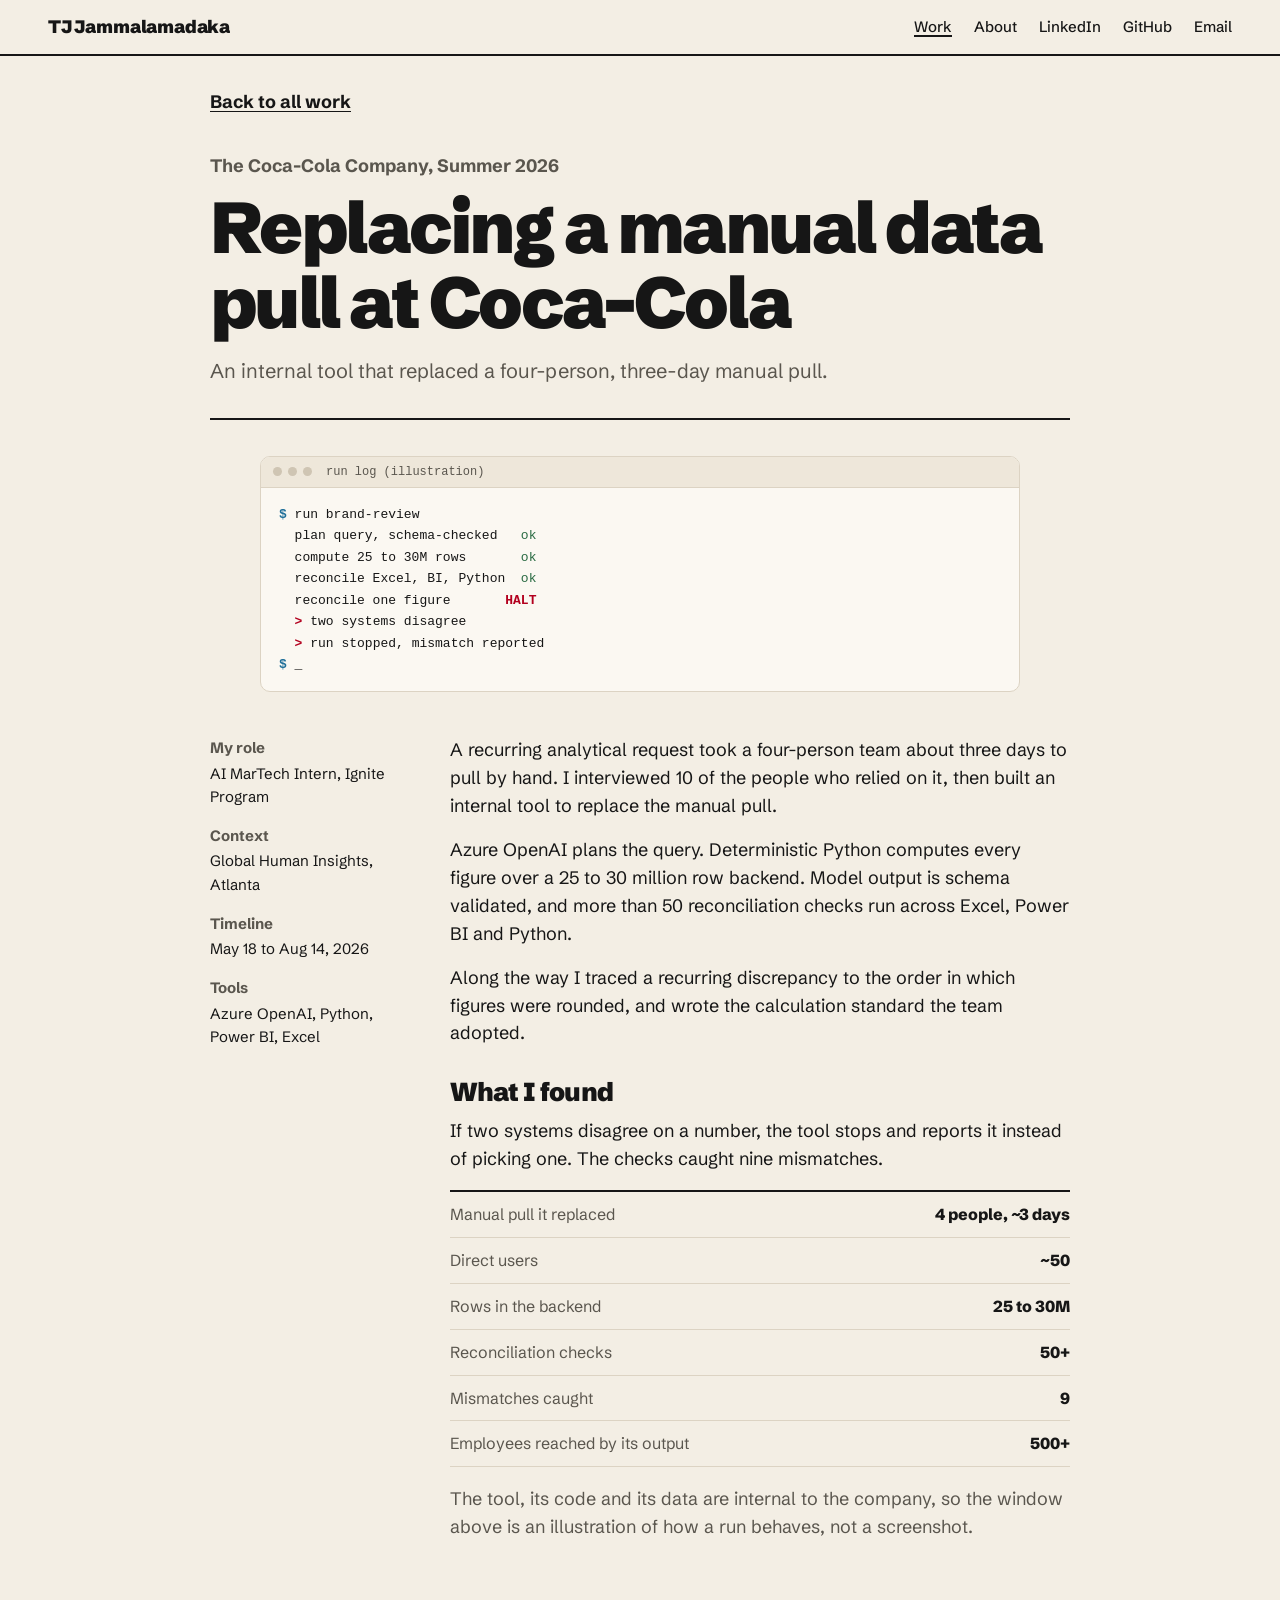
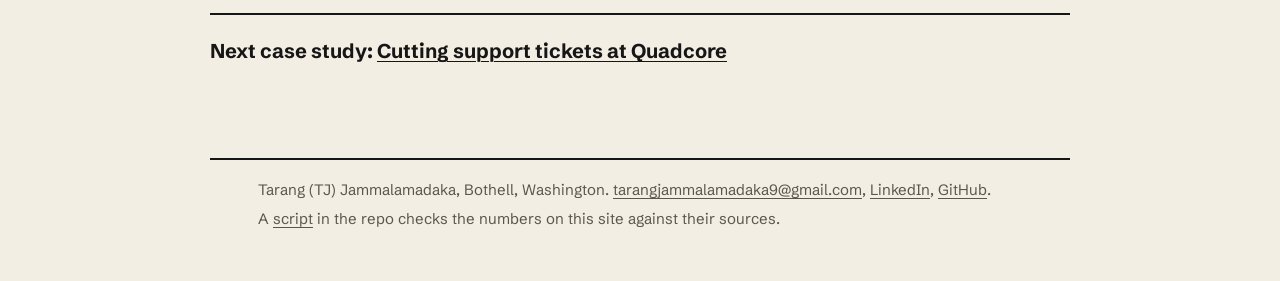
<file: work/coca-cola.html>
<!doctype html>
<html lang="en">
<head>
<meta charset="utf-8">
<meta name="viewport" content="width=device-width, initial-scale=1">
<title>Replacing a manual data pull at Coca-Cola | TJ Jammalamadaka</title>
<meta name="description" content="An internal tool that replaced a four-person, three-day manual pull.">
<meta name="color-scheme" content="light">
<meta property="og:type" content="website">
<meta property="og:title" content="Replacing a manual data pull at Coca-Cola | TJ Jammalamadaka">
<meta property="og:description" content="An internal tool that replaced a four-person, three-day manual pull.">
<meta property="og:url" content="https://tarangj.com/portfolio/">
<meta property="og:image" content="https://tarangj.com/portfolio/img/og.png">
<meta property="og:image:width" content="1200">
<meta property="og:image:height" content="630">
<meta name="twitter:card" content="summary_large_image">
<link rel="preconnect" href="https://fonts.googleapis.com">
<link rel="preconnect" href="https://fonts.gstatic.com" crossorigin>
<link rel="stylesheet" href="https://fonts.googleapis.com/css2?family=Schibsted+Grotesk:wght@400;500;700;800;900&display=swap">
<link rel="stylesheet" href="../styles.css">
<script>document.documentElement.classList.add('js');setTimeout(()=>{if(!window.revealReady)document.querySelectorAll('.reveal,.stage').forEach((e)=>e.classList.add('in'))},3000)</script>
</head>
<body>
<a class="skip" href="#main">Skip to content</a>
<header class="nav">
  <a class="me" href="../index.html">TJ<span class="sur"> Jammalamadaka</span></a>
  <nav aria-label="Main"><a href="../index.html#work" data-nav="work">Work</a><a href="../index.html#about" data-nav="about">About</a><a class="" href="https://linkedin.com/in/tarang-tj/" target="_blank" rel="noopener noreferrer">LinkedIn</a><a class="" href="https://github.com/tarang-tj" target="_blank" rel="noopener noreferrer">GitHub</a><a href="mailto:tarangjammalamadaka9@gmail.com">Email</a></nav>
</header>
<main id="main">
<article class="cs" style="--hue:var(--red)">
  <a class="back" href="../index.html#work">Back to all work</a>
  <header class="cs-head"><p class="kicker">The Coca-Cola Company, Summer 2026</p><h1>Replacing a manual data pull at Coca-Cola</h1><p class="dim">An internal tool that replaced a four-person, three-day manual pull.</p></header>
  <div class="stage"><div class="win "><div class="win-bar"><i></i><i></i><i></i><span>run log  (illustration)</span></div><div class="win-body"><pre class="log">
<b>$</b> run brand-review
  plan query, schema-checked   <em>ok</em>
  compute 25 to 30M rows       <em>ok</em>
  reconcile Excel, BI, Python  <em>ok</em>
  reconcile one figure       <strong>HALT</strong>
  <strong>&gt;</strong> two systems disagree
  <strong>&gt;</strong> run stopped, mismatch reported
<b>$</b> _</pre></div></div></div>
  <div class="cs-grid">
    <dl class="meta"><dt>My role</dt><dd>AI MarTech Intern, Ignite Program</dd><dt>Context</dt><dd>Global Human Insights, Atlanta</dd><dt>Timeline</dt><dd>May 18 to Aug 14, 2026</dd><dt>Tools</dt><dd>Azure OpenAI, Python, Power BI, Excel</dd></dl>
    <div class="cs-body"><p>A recurring analytical request took a four-person team about three days to pull by hand. I interviewed 10 of the people who relied on it, then built an internal tool to replace the manual pull.</p><p>Azure OpenAI plans the query. Deterministic Python computes every figure over a 25 to 30 million row backend. Model output is schema validated, and more than 50 reconciliation checks run across Excel, Power BI and Python.</p><p>Along the way I traced a recurring discrepancy to the order in which figures were rounded, and wrote the calculation standard the team adopted.</p>
      <h2 class="h-find">What I found</h2><p>If two systems disagree on a number, the tool stops and reports it instead of picking one. The checks caught nine mismatches.</p>
      <table class="figs"><tbody><tr><th scope="row">Manual pull it replaced</th><td>4 people, ~3 days</td></tr><tr><th scope="row">Direct users</th><td>~50</td></tr><tr><th scope="row">Rows in the backend</th><td>25 to 30M</td></tr><tr><th scope="row">Reconciliation checks</th><td>50+</td></tr><tr><th scope="row">Mismatches caught</th><td>9</td></tr><tr><th scope="row">Employees reached by its output</th><td>500+</td></tr></tbody></table>
      <p class="dim small">The tool, its code and its data are internal to the company, so the window above is an illustration of how a run behaves, not a screenshot.</p>
      
    </div>
  </div>
  <p class="next">Next case study: <a href="quadcore.html">Cutting support tickets at Quadcore</a></p>
</article>
</main>
<footer class="foot">
  <p>Tarang (TJ) Jammalamadaka, Bothell, Washington. <a href="mailto:tarangjammalamadaka9@gmail.com">tarangjammalamadaka9@gmail.com</a>, <a class="" href="https://linkedin.com/in/tarang-tj/" target="_blank" rel="noopener noreferrer">LinkedIn</a>, <a class="" href="https://github.com/tarang-tj" target="_blank" rel="noopener noreferrer">GitHub</a>.</p>
  <p>A <a class="" href="https://github.com/tarang-tj/portfolio/blob/main/scripts/check-site.mjs" target="_blank" rel="noopener noreferrer">script</a> in the repo checks the numbers on this site against their sources.</p>
</footer>
<script src="../main.js" defer></script>
</body>
</html>
</file>
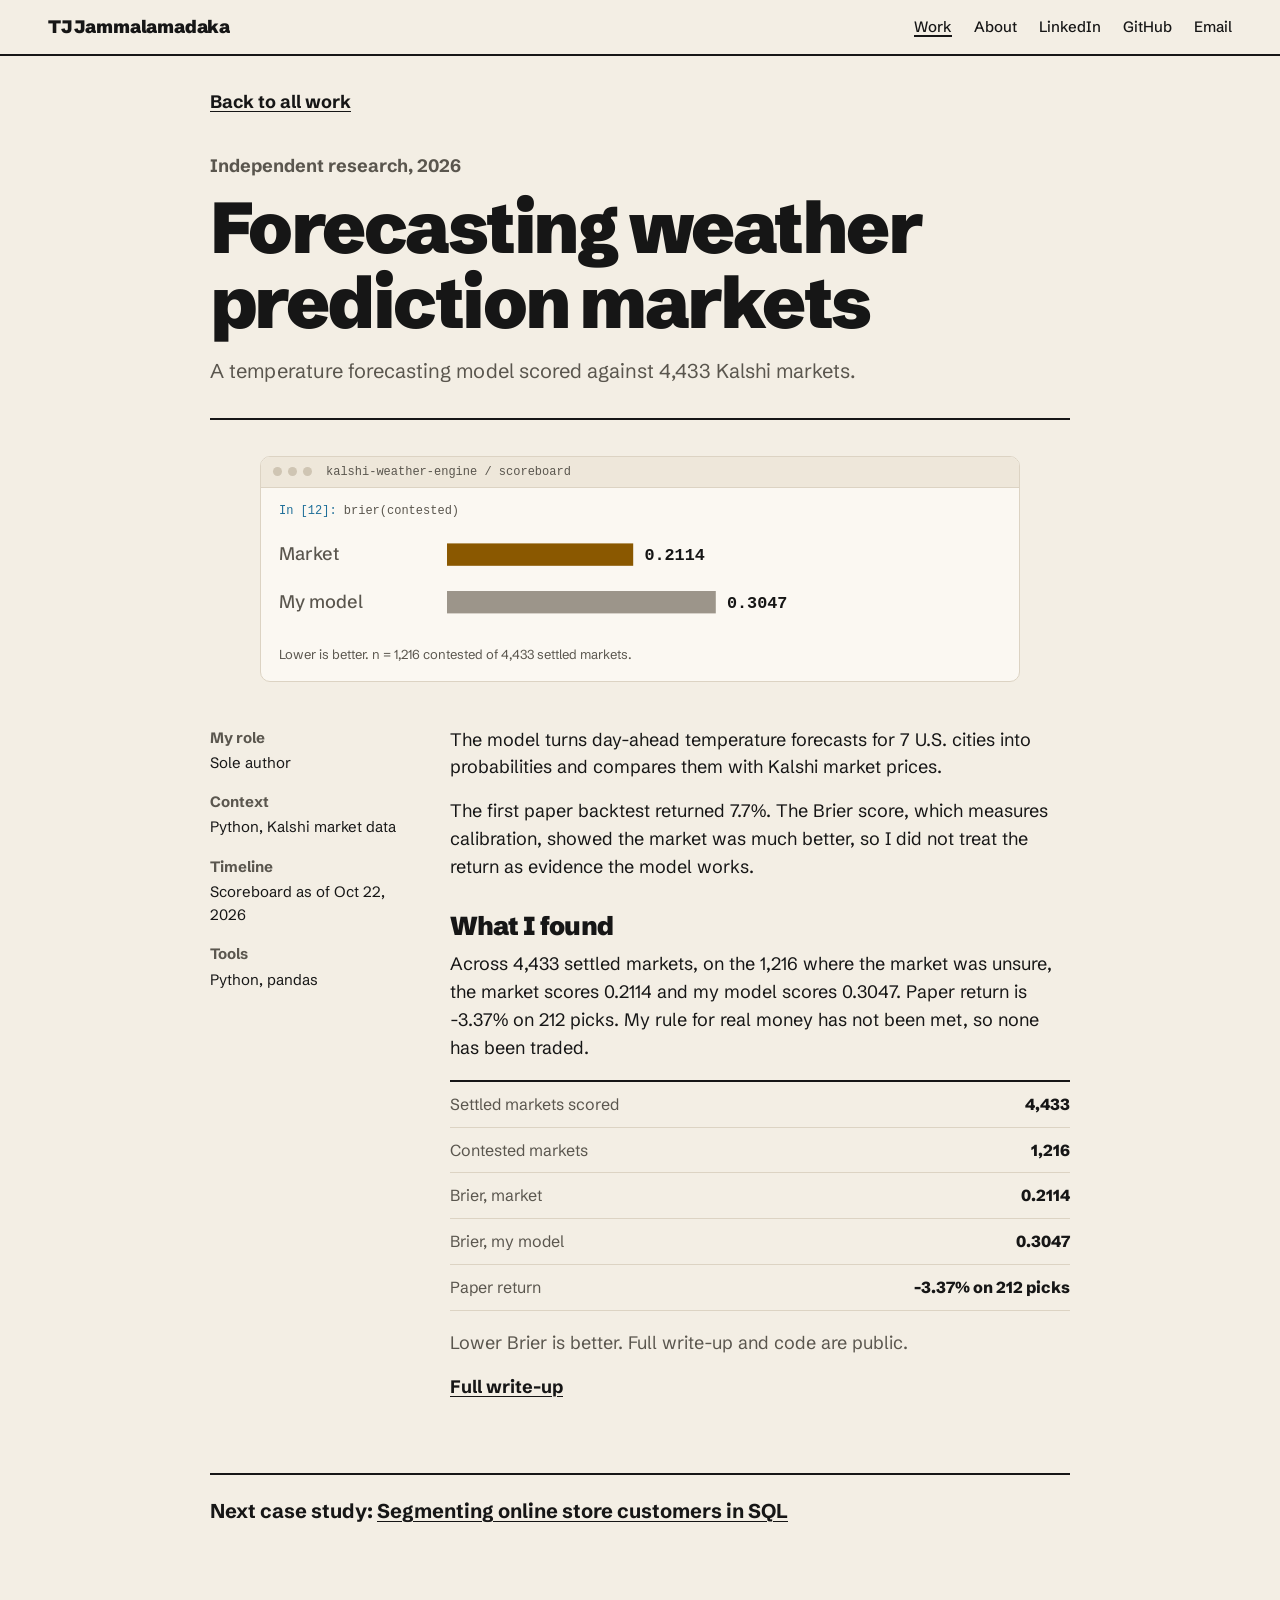
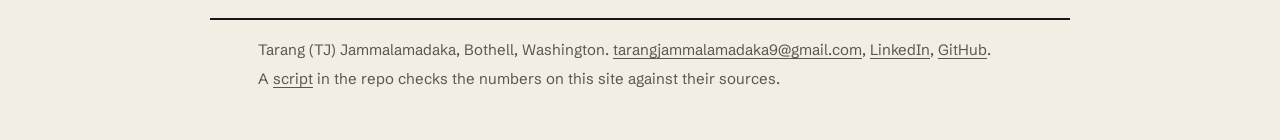
<file: work/kalshi.html>
<!doctype html>
<html lang="en">
<head>
<meta charset="utf-8">
<meta name="viewport" content="width=device-width, initial-scale=1">
<title>Forecasting weather prediction markets | TJ Jammalamadaka</title>
<meta name="description" content="A temperature forecasting model scored against 4,433 Kalshi markets.">
<meta name="color-scheme" content="light">
<meta property="og:type" content="website">
<meta property="og:title" content="Forecasting weather prediction markets | TJ Jammalamadaka">
<meta property="og:description" content="A temperature forecasting model scored against 4,433 Kalshi markets.">
<meta property="og:url" content="https://tarangj.com/portfolio/">
<meta property="og:image" content="https://tarangj.com/portfolio/img/og.png">
<meta property="og:image:width" content="1200">
<meta property="og:image:height" content="630">
<meta name="twitter:card" content="summary_large_image">
<link rel="preconnect" href="https://fonts.googleapis.com">
<link rel="preconnect" href="https://fonts.gstatic.com" crossorigin>
<link rel="stylesheet" href="https://fonts.googleapis.com/css2?family=Schibsted+Grotesk:wght@400;500;700;800;900&display=swap">
<link rel="stylesheet" href="../styles.css">
<script>document.documentElement.classList.add('js');setTimeout(()=>{if(!window.revealReady)document.querySelectorAll('.reveal,.stage').forEach((e)=>e.classList.add('in'))},3000)</script>
</head>
<body>
<a class="skip" href="#main">Skip to content</a>
<header class="nav">
  <a class="me" href="../index.html">TJ<span class="sur"> Jammalamadaka</span></a>
  <nav aria-label="Main"><a href="../index.html#work" data-nav="work">Work</a><a href="../index.html#about" data-nav="about">About</a><a class="" href="https://linkedin.com/in/tarang-tj/" target="_blank" rel="noopener noreferrer">LinkedIn</a><a class="" href="https://github.com/tarang-tj" target="_blank" rel="noopener noreferrer">GitHub</a><a href="mailto:tarangjammalamadaka9@gmail.com">Email</a></nav>
</header>
<main id="main">
<article class="cs" style="--hue:var(--gold)">
  <a class="back" href="../index.html#work">Back to all work</a>
  <header class="cs-head"><p class="kicker">Independent research, 2026</p><h1>Forecasting weather prediction markets</h1><p class="dim">A temperature forecasting model scored against 4,433 Kalshi markets.</p></header>
  <div class="stage"><div class="win "><div class="win-bar"><i></i><i></i><i></i><span>kalshi-weather-engine / scoreboard</span></div><div class="win-body"><p class="nb"><span>In [12]:</span> brier(contested)</p><svg class="chart" viewBox="0 0 400 76" role="img" aria-label="Brier score on 1,216 contested markets: market 0.2114, my model 0.3047"><text class="t" x="0" y="23">Market</text><rect class="bar" x="120" y="11" data-value="0.2114" data-max="0.35" data-shown="0.2114" height="16" width="133"/><text class="v" x="261" y="23">0.2114</text><text class="t" x="0" y="57">My model</text><rect class="bar alt" x="120" y="45" data-value="0.3047" data-max="0.35" data-shown="0.3047" height="16" width="192"/><text class="v" x="320" y="57">0.3047</text></svg><p class="cap">Lower is better. n = 1,216 contested of 4,433 settled markets.</p></div></div></div>
  <div class="cs-grid">
    <dl class="meta"><dt>My role</dt><dd>Sole author</dd><dt>Context</dt><dd>Python, Kalshi market data</dd><dt>Timeline</dt><dd>Scoreboard as of Oct 22, 2026</dd><dt>Tools</dt><dd>Python, pandas</dd></dl>
    <div class="cs-body"><p>The model turns day-ahead temperature forecasts for 7 U.S. cities into probabilities and compares them with Kalshi market prices.</p><p>The first paper backtest returned 7.7%. The Brier score, which measures calibration, showed the market was much better, so I did not treat the return as evidence the model works.</p>
      <h2 class="h-find">What I found</h2><p>Across 4,433 settled markets, on the 1,216 where the market was unsure, the market scores 0.2114 and my model scores 0.3047. Paper return is -3.37% on 212 picks. My rule for real money has not been met, so none has been traded.</p>
      <table class="figs"><tbody><tr><th scope="row">Settled markets scored</th><td>4,433</td></tr><tr><th scope="row">Contested markets</th><td>1,216</td></tr><tr><th scope="row">Brier, market</th><td>0.2114</td></tr><tr><th scope="row">Brier, my model</th><td>0.3047</td></tr><tr><th scope="row">Paper return</th><td>-3.37% on 212 picks</td></tr></tbody></table>
      <p class="dim small">Lower Brier is better. Full write-up and code are public.</p>
      <p class="links"><a class="" href="https://github.com/tarang-tj/kalshi-weather-engine-report" target="_blank" rel="noopener noreferrer">Full write-up</a></p>
    </div>
  </div>
  <p class="next">Next case study: <a href="retail-sql.html">Segmenting online store customers in SQL</a></p>
</article>
</main>
<footer class="foot">
  <p>Tarang (TJ) Jammalamadaka, Bothell, Washington. <a href="mailto:tarangjammalamadaka9@gmail.com">tarangjammalamadaka9@gmail.com</a>, <a class="" href="https://linkedin.com/in/tarang-tj/" target="_blank" rel="noopener noreferrer">LinkedIn</a>, <a class="" href="https://github.com/tarang-tj" target="_blank" rel="noopener noreferrer">GitHub</a>.</p>
  <p>A <a class="" href="https://github.com/tarang-tj/portfolio/blob/main/scripts/check-site.mjs" target="_blank" rel="noopener noreferrer">script</a> in the repo checks the numbers on this site against their sources.</p>
</footer>
<script src="../main.js" defer></script>
</body>
</html>
</file>
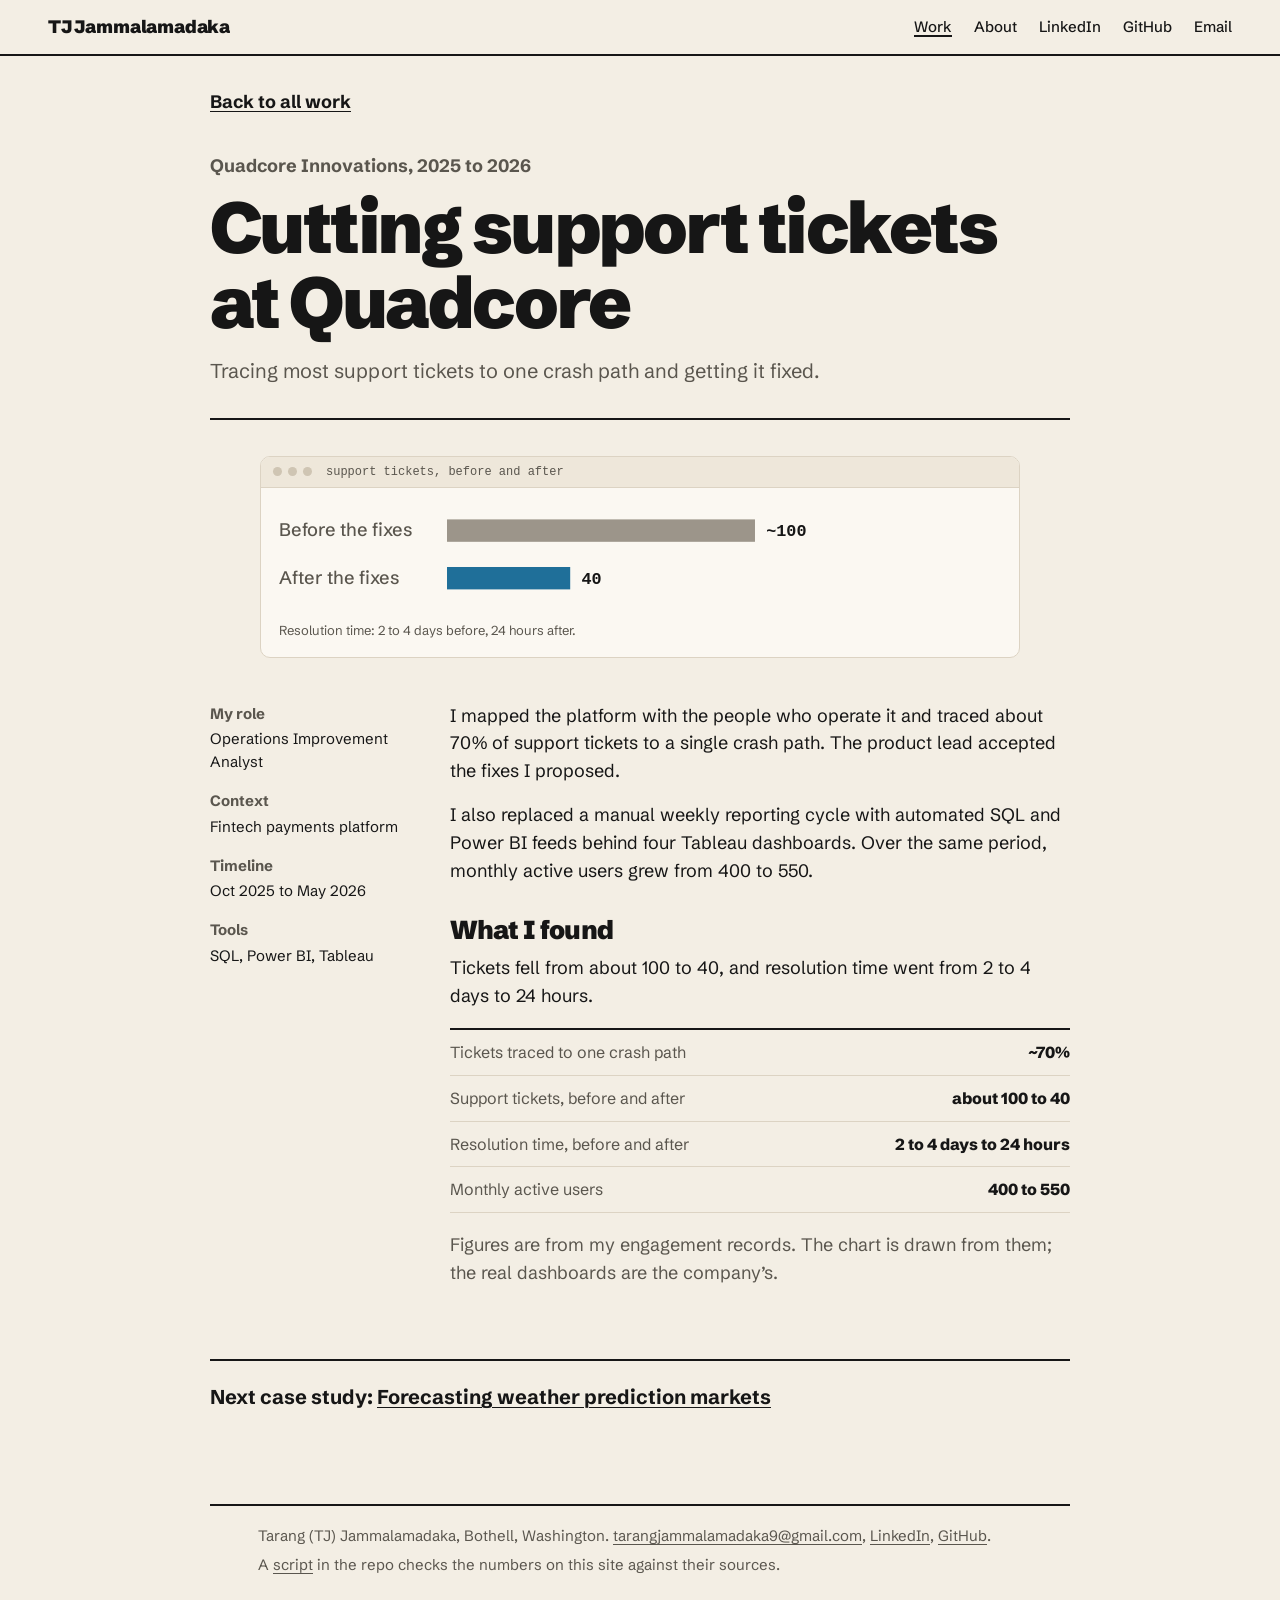
<file: work/quadcore.html>
<!doctype html>
<html lang="en">
<head>
<meta charset="utf-8">
<meta name="viewport" content="width=device-width, initial-scale=1">
<title>Cutting support tickets at Quadcore | TJ Jammalamadaka</title>
<meta name="description" content="Tracing most support tickets to one crash path and getting it fixed.">
<meta name="color-scheme" content="light">
<meta property="og:type" content="website">
<meta property="og:title" content="Cutting support tickets at Quadcore | TJ Jammalamadaka">
<meta property="og:description" content="Tracing most support tickets to one crash path and getting it fixed.">
<meta property="og:url" content="https://tarangj.com/portfolio/">
<meta property="og:image" content="https://tarangj.com/portfolio/img/og.png">
<meta property="og:image:width" content="1200">
<meta property="og:image:height" content="630">
<meta name="twitter:card" content="summary_large_image">
<link rel="preconnect" href="https://fonts.googleapis.com">
<link rel="preconnect" href="https://fonts.gstatic.com" crossorigin>
<link rel="stylesheet" href="https://fonts.googleapis.com/css2?family=Schibsted+Grotesk:wght@400;500;700;800;900&display=swap">
<link rel="stylesheet" href="../styles.css">
<script>document.documentElement.classList.add('js');setTimeout(()=>{if(!window.revealReady)document.querySelectorAll('.reveal,.stage').forEach((e)=>e.classList.add('in'))},3000)</script>
</head>
<body>
<a class="skip" href="#main">Skip to content</a>
<header class="nav">
  <a class="me" href="../index.html">TJ<span class="sur"> Jammalamadaka</span></a>
  <nav aria-label="Main"><a href="../index.html#work" data-nav="work">Work</a><a href="../index.html#about" data-nav="about">About</a><a class="" href="https://linkedin.com/in/tarang-tj/" target="_blank" rel="noopener noreferrer">LinkedIn</a><a class="" href="https://github.com/tarang-tj" target="_blank" rel="noopener noreferrer">GitHub</a><a href="mailto:tarangjammalamadaka9@gmail.com">Email</a></nav>
</header>
<main id="main">
<article class="cs" style="--hue:var(--blue)">
  <a class="back" href="../index.html#work">Back to all work</a>
  <header class="cs-head"><p class="kicker">Quadcore Innovations, 2025 to 2026</p><h1>Cutting support tickets at Quadcore</h1><p class="dim">Tracing most support tickets to one crash path and getting it fixed.</p></header>
  <div class="stage"><div class="win "><div class="win-bar"><i></i><i></i><i></i><span>support tickets, before and after</span></div><div class="win-body"><svg class="chart" viewBox="0 0 400 76" role="img" aria-label="Support tickets fell from about 100 to 40"><text class="t" x="0" y="23">Before the fixes</text><rect class="bar alt" x="120" y="11" data-value="100" data-max="100" data-shown="~100" height="16" width="220"/><text class="v" x="348" y="23">~100</text><text class="t" x="0" y="57">After the fixes</text><rect class="bar" x="120" y="45" data-value="40" data-max="100" data-shown="40" height="16" width="88"/><text class="v" x="216" y="57">40</text></svg><p class="cap">Resolution time: 2 to 4 days before, 24 hours after.</p></div></div></div>
  <div class="cs-grid">
    <dl class="meta"><dt>My role</dt><dd>Operations Improvement Analyst</dd><dt>Context</dt><dd>Fintech payments platform</dd><dt>Timeline</dt><dd>Oct 2025 to May 2026</dd><dt>Tools</dt><dd>SQL, Power BI, Tableau</dd></dl>
    <div class="cs-body"><p>I mapped the platform with the people who operate it and traced about 70% of support tickets to a single crash path. The product lead accepted the fixes I proposed.</p><p>I also replaced a manual weekly reporting cycle with automated SQL and Power BI feeds behind four Tableau dashboards. Over the same period, monthly active users grew from 400 to 550.</p>
      <h2 class="h-find">What I found</h2><p>Tickets fell from about 100 to 40, and resolution time went from 2 to 4 days to 24 hours.</p>
      <table class="figs"><tbody><tr><th scope="row">Tickets traced to one crash path</th><td>~70%</td></tr><tr><th scope="row">Support tickets, before and after</th><td>about 100 to 40</td></tr><tr><th scope="row">Resolution time, before and after</th><td>2 to 4 days to 24 hours</td></tr><tr><th scope="row">Monthly active users</th><td>400 to 550</td></tr></tbody></table>
      <p class="dim small">Figures are from my engagement records. The chart is drawn from them; the real dashboards are the company’s.</p>
      
    </div>
  </div>
  <p class="next">Next case study: <a href="kalshi.html">Forecasting weather prediction markets</a></p>
</article>
</main>
<footer class="foot">
  <p>Tarang (TJ) Jammalamadaka, Bothell, Washington. <a href="mailto:tarangjammalamadaka9@gmail.com">tarangjammalamadaka9@gmail.com</a>, <a class="" href="https://linkedin.com/in/tarang-tj/" target="_blank" rel="noopener noreferrer">LinkedIn</a>, <a class="" href="https://github.com/tarang-tj" target="_blank" rel="noopener noreferrer">GitHub</a>.</p>
  <p>A <a class="" href="https://github.com/tarang-tj/portfolio/blob/main/scripts/check-site.mjs" target="_blank" rel="noopener noreferrer">script</a> in the repo checks the numbers on this site against their sources.</p>
</footer>
<script src="../main.js" defer></script>
</body>
</html>
</file>
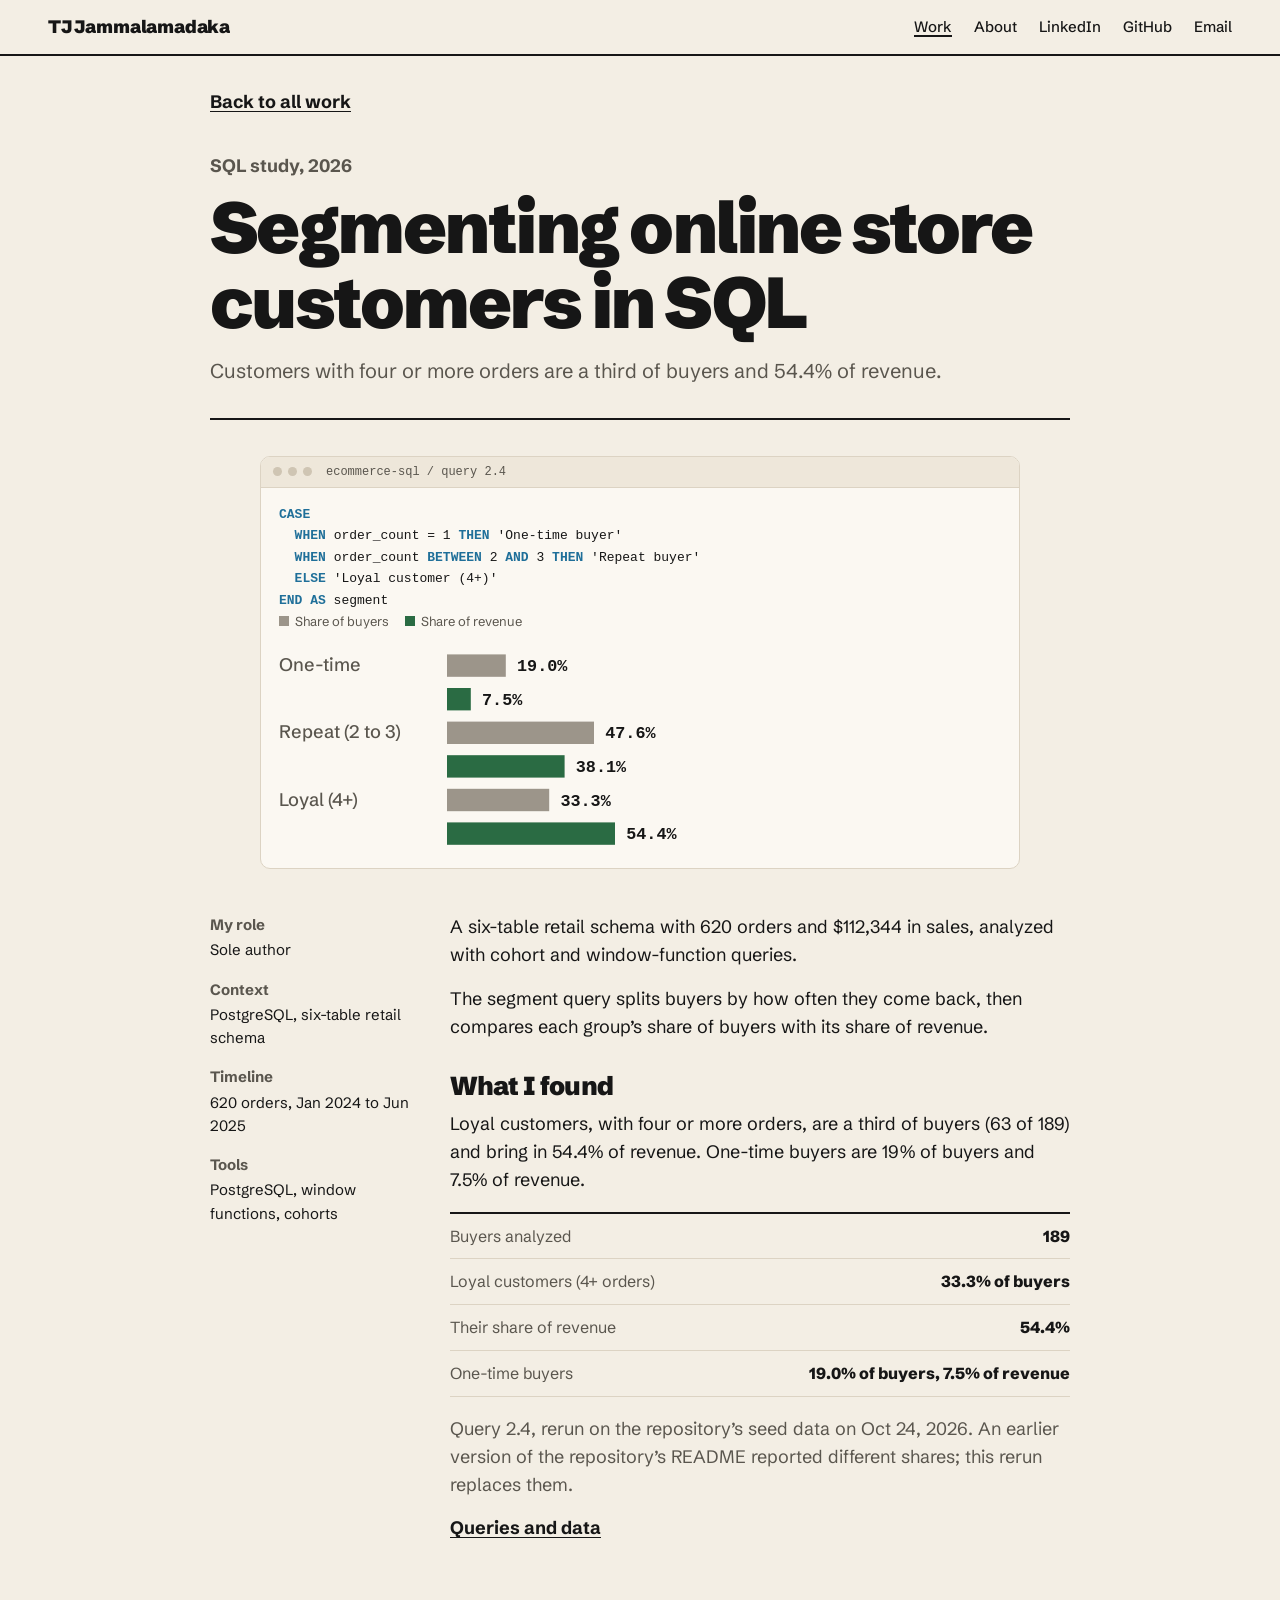
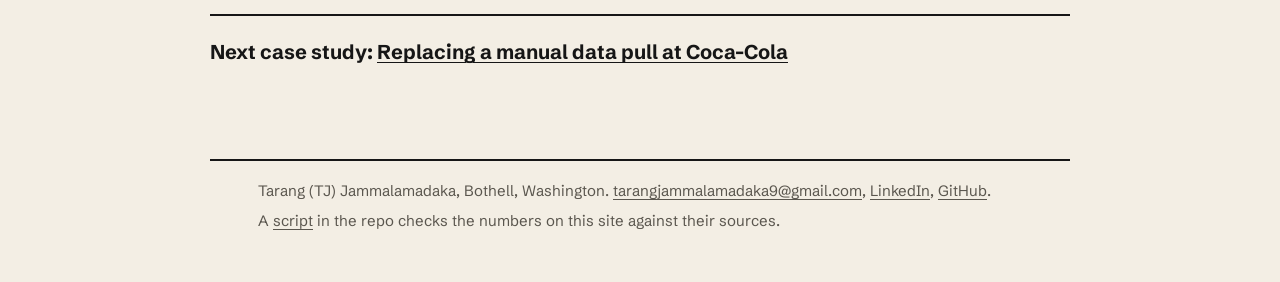
<file: work/retail-sql.html>
<!doctype html>
<html lang="en">
<head>
<meta charset="utf-8">
<meta name="viewport" content="width=device-width, initial-scale=1">
<title>Segmenting online store customers in SQL | TJ Jammalamadaka</title>
<meta name="description" content="Customers with four or more orders are a third of buyers and 54.4% of revenue.">
<meta name="color-scheme" content="light">
<meta property="og:type" content="website">
<meta property="og:title" content="Segmenting online store customers in SQL | TJ Jammalamadaka">
<meta property="og:description" content="Customers with four or more orders are a third of buyers and 54.4% of revenue.">
<meta property="og:url" content="https://tarangj.com/portfolio/">
<meta property="og:image" content="https://tarangj.com/portfolio/img/og.png">
<meta property="og:image:width" content="1200">
<meta property="og:image:height" content="630">
<meta name="twitter:card" content="summary_large_image">
<link rel="preconnect" href="https://fonts.googleapis.com">
<link rel="preconnect" href="https://fonts.gstatic.com" crossorigin>
<link rel="stylesheet" href="https://fonts.googleapis.com/css2?family=Schibsted+Grotesk:wght@400;500;700;800;900&display=swap">
<link rel="stylesheet" href="../styles.css">
<script>document.documentElement.classList.add('js');setTimeout(()=>{if(!window.revealReady)document.querySelectorAll('.reveal,.stage').forEach((e)=>e.classList.add('in'))},3000)</script>
</head>
<body>
<a class="skip" href="#main">Skip to content</a>
<header class="nav">
  <a class="me" href="../index.html">TJ<span class="sur"> Jammalamadaka</span></a>
  <nav aria-label="Main"><a href="../index.html#work" data-nav="work">Work</a><a href="../index.html#about" data-nav="about">About</a><a class="" href="https://linkedin.com/in/tarang-tj/" target="_blank" rel="noopener noreferrer">LinkedIn</a><a class="" href="https://github.com/tarang-tj" target="_blank" rel="noopener noreferrer">GitHub</a><a href="mailto:tarangjammalamadaka9@gmail.com">Email</a></nav>
</header>
<main id="main">
<article class="cs" style="--hue:var(--green)">
  <a class="back" href="../index.html#work">Back to all work</a>
  <header class="cs-head"><p class="kicker">SQL study, 2026</p><h1>Segmenting online store customers in SQL</h1><p class="dim">Customers with four or more orders are a third of buyers and 54.4% of revenue.</p></header>
  <div class="stage"><div class="win "><div class="win-bar"><i></i><i></i><i></i><span>ecommerce-sql / query 2.4</span></div><div class="win-body"><pre class="sql"><b>CASE</b>
  <b>WHEN</b> order_count = 1 <b>THEN</b> 'One-time buyer'
  <b>WHEN</b> order_count <b>BETWEEN</b> 2 <b>AND</b> 3 <b>THEN</b> 'Repeat buyer'
  <b>ELSE</b> 'Loyal customer (4+)'
<b>END AS</b> segment</pre><p class="legend"><span><i class="alt"></i>Share of buyers</span><span><i></i>Share of revenue</span></p><svg class="chart" viewBox="0 0 400 152" role="img" aria-label="Share of buyers vs share of revenue. One-time: 19.0% vs 7.5%. Repeat: 47.6% vs 38.1%. Loyal: 33.3% vs 54.4%."><text class="t" x="0" y="23">One-time</text><rect class="bar alt" x="120" y="11" data-value="19" data-max="100" data-shown="19.0%" height="16" width="42"/><text class="v" x="170" y="23">19.0%</text><text class="t" x="0" y="47"></text><rect class="bar" x="120" y="35" data-value="7.5" data-max="100" data-shown="7.5%" height="16" width="17"/><text class="v" x="145" y="47">7.5%</text><text class="t" x="0" y="71">Repeat (2 to 3)</text><rect class="bar alt" x="120" y="59" data-value="47.6" data-max="100" data-shown="47.6%" height="16" width="105"/><text class="v" x="233" y="71">47.6%</text><text class="t" x="0" y="95"></text><rect class="bar" x="120" y="83" data-value="38.1" data-max="100" data-shown="38.1%" height="16" width="84"/><text class="v" x="212" y="95">38.1%</text><text class="t" x="0" y="119">Loyal (4+)</text><rect class="bar alt" x="120" y="107" data-value="33.3" data-max="100" data-shown="33.3%" height="16" width="73"/><text class="v" x="201" y="119">33.3%</text><text class="t" x="0" y="143"></text><rect class="bar" x="120" y="131" data-value="54.4" data-max="100" data-shown="54.4%" height="16" width="120"/><text class="v" x="248" y="143">54.4%</text></svg></div></div></div>
  <div class="cs-grid">
    <dl class="meta"><dt>My role</dt><dd>Sole author</dd><dt>Context</dt><dd>PostgreSQL, six-table retail schema</dd><dt>Timeline</dt><dd>620 orders, Jan 2024 to Jun 2025</dd><dt>Tools</dt><dd>PostgreSQL, window functions, cohorts</dd></dl>
    <div class="cs-body"><p>A six-table retail schema with 620 orders and $112,344 in sales, analyzed with cohort and window-function queries.</p><p>The segment query splits buyers by how often they come back, then compares each group’s share of buyers with its share of revenue.</p>
      <h2 class="h-find">What I found</h2><p>Loyal customers, with four or more orders, are a third of buyers (63 of 189) and bring in 54.4% of revenue. One-time buyers are 19% of buyers and 7.5% of revenue.</p>
      <table class="figs"><tbody><tr><th scope="row">Buyers analyzed</th><td>189</td></tr><tr><th scope="row">Loyal customers (4+ orders)</th><td>33.3% of buyers</td></tr><tr><th scope="row">Their share of revenue</th><td>54.4%</td></tr><tr><th scope="row">One-time buyers</th><td>19.0% of buyers, 7.5% of revenue</td></tr></tbody></table>
      <p class="dim small">Query 2.4, rerun on the repository’s seed data on Oct 24, 2026. An earlier version of the repository’s README reported different shares; this rerun replaces them.</p>
      <p class="links"><a class="" href="https://github.com/tarang-tj/ecommerce-sql" target="_blank" rel="noopener noreferrer">Queries and data</a></p>
    </div>
  </div>
  <p class="next">Next case study: <a href="coca-cola.html">Replacing a manual data pull at Coca-Cola</a></p>
</article>
</main>
<footer class="foot">
  <p>Tarang (TJ) Jammalamadaka, Bothell, Washington. <a href="mailto:tarangjammalamadaka9@gmail.com">tarangjammalamadaka9@gmail.com</a>, <a class="" href="https://linkedin.com/in/tarang-tj/" target="_blank" rel="noopener noreferrer">LinkedIn</a>, <a class="" href="https://github.com/tarang-tj" target="_blank" rel="noopener noreferrer">GitHub</a>.</p>
  <p>A <a class="" href="https://github.com/tarang-tj/portfolio/blob/main/scripts/check-site.mjs" target="_blank" rel="noopener noreferrer">script</a> in the repo checks the numbers on this site against their sources.</p>
</footer>
<script src="../main.js" defer></script>
</body>
</html>
</file>
<file: styles.css>
/* Editorial data-story layout: warm paper, one heavy grotesk, a color per project.
   The dot canvas is fixed behind the page; dots-engine.js places the picture in the right
   column on wide screens and in a band under the nav on phones. */
:root {
  --paper: #f3eee4; --panel: #fbf8f2; --ink: #161616; --dim: #5a564e; --line: #dcd3c3;
  --red: #b3001f; --blue: #1f6f99; --gold: #8a5800; --green: #2a6b43; --hue: var(--ink);
  --sans: "Schibsted Grotesk", system-ui, -apple-system, "Segoe UI", sans-serif;
  --mono: ui-monospace, "Cascadia Mono", Consolas, Menlo, monospace; --nav-h: 56px;
  color-scheme: light;
}
* { box-sizing: border-box; }
html { scroll-behavior: smooth; }
body { margin: 0; background: var(--paper); color: var(--ink); font: 400 18px/1.55 var(--sans); overflow-wrap: anywhere; }
a { color: inherit; text-decoration-thickness: 1px; text-underline-offset: 3px; }
a:hover { color: var(--hue); }
a:focus-visible, button:focus-visible, input:focus-visible { outline: 2px solid var(--ink); outline-offset: 2px; }
.skip { position: absolute; left: -999px; }
.skip:focus { left: 16px; top: 8px; background: var(--panel); padding: 8px 12px; z-index: 30; }
h1, h2, h3 { margin: 0; line-height: 1.05; letter-spacing: -0.02em; }
.dim { color: var(--dim); }
.small { font-size: 14px; }
main, .foot { position: relative; z-index: 1; max-width: 1240px; margin: 0 auto; padding: 0 clamp(16px, 4vw, 48px); }

/* Dot canvas and its one-line key */
#dots { position: fixed; inset: 0; z-index: 0; pointer-events: none; }
html:not(.js) #dots { display: none; }

/* Nav */
.nav { position: sticky; top: 0; z-index: 20; height: var(--nav-h); display: flex; align-items: center; justify-content: space-between;
  gap: 16px; padding: 0 clamp(16px, 4vw, 48px); background: var(--paper); border-bottom: 2px solid var(--ink); }
.me { text-decoration: none; font-weight: 900; letter-spacing: -0.01em; white-space: nowrap; min-width: 0; overflow: hidden; text-overflow: ellipsis; }
.nav nav { display: flex; gap: 22px; font-size: 15px; font-weight: 500; }
.nav nav a { text-decoration: none; white-space: nowrap; }
@media (max-width: 400px) { .me .sur { display: none; } }
.nav nav a.on { text-decoration: underline; text-decoration-thickness: 2px; }
@media (max-width: 640px) { .nav nav { gap: 12px; font-size: 14px; } .nav nav a[target] { display: none; } }

/* Hero: the name sits on the scattered field */
.hero { min-height: calc(100svh - var(--nav-h)); display: flex; flex-direction: column; justify-content: flex-end; padding: 48px 0 56px; }
.hero-role { font-size: clamp(18px, 2vw, 22px); font-weight: 700; margin: 0 0 12px; }
/* 10vw keeps "Jammalamadaka" on one line from 320px up; 128px is the widest that fits the 1144px column. */
.hero h1 { overflow-wrap: normal; font-size: clamp(28px, 10vw, 128px); font-weight: 900; line-height: .9; letter-spacing: -0.045em; }
.intro { max-width: 640px; font-size: clamp(18px, 1.6vw, 21px); margin: 28px 0 40px; background: color-mix(in srgb, var(--paper) 82%, transparent); }
.stats { list-style: none; padding: 0; margin: 0; display: grid; grid-template-columns: repeat(4, minmax(0, 1fr)); border-top: 2px solid var(--ink); }
.stats li { padding: 14px 16px 0 0; background: color-mix(in srgb, var(--paper) 82%, transparent); }
.stats b { display: block; font-size: clamp(28px, 3.4vw, 46px); font-weight: 900; letter-spacing: -0.03em; line-height: 1.05; }
.stats span { display: block; font-size: 15px; color: var(--dim); margin-top: 4px; }
@media (max-width: 760px) { .stats { grid-template-columns: repeat(2, minmax(0, 1fr)); row-gap: 18px; } }

/* Story: text column on the left, dots on the right */
.work { padding-top: 96px; }
.sec-title { font-size: clamp(34px, 5vw, 64px); font-weight: 900; max-width: 900px; }
.sec-sub { font-size: 20px; color: var(--dim); margin: 14px 0 0; max-width: 640px; }
.story, .ch-head, .step { width: min(44vw, 540px); }
.chapter { padding-top: 22vh; }
.ch-head { border-top: 8px solid var(--hue); padding-top: 18px; }
.ch-org { margin: 0 0 8px; font-weight: 700; color: var(--hue); }
.ch-head h2 { font-size: clamp(30px, 3.6vw, 48px); font-weight: 900; }
.ch-head h2 a { text-decoration: none; }
.step { min-height: 78vh; display: flex; flex-direction: column; justify-content: center; padding: 24px 0; }
.step > p { font-size: clamp(20px, 1.9vw, 25px); line-height: 1.4; margin: 0; }
.dots-live .step > p { color: var(--dim); transition: color .4s; }
.dots-live .step.on > p, .dots-live .step:focus-within > p { color: var(--ink); }
html:not(.js) .step { min-height: 0; padding: 24px 0; }
.num { font-size: 1.7em; font-weight: 900; color: var(--hue); letter-spacing: -0.03em; line-height: 1; }
.step b { font-weight: 800; }
.step .win { margin-top: 22px; }
.ch-more { margin: 0 0 8vh; font-weight: 700; }
@media (max-width: 899px) {
  .story, .ch-head, .step { width: 100%; }
  .chapter { padding-top: 12vh; }
  .ch-head { background: var(--paper); padding-bottom: 12px; }
  .step { min-height: 92svh; justify-content: flex-end; padding: 0 0 8svh; }
  .step > p, .step .win, .step .try { background: var(--panel); border: 1px solid var(--line); border-radius: 10px; padding: 16px; }
  .step > p { font-size: 19px; }
  .dots-live .step > p { color: var(--ink); }
}

/* Windows around the work */
.win { background: var(--panel); border: 1px solid var(--line); border-radius: 10px; overflow: hidden; }
.step .win { padding: 0 !important; }
.win-bar { display: flex; align-items: center; gap: 6px; padding: 8px 12px; border-bottom: 1px solid var(--line); background: #eee7da; }
.win-bar i { width: 9px; height: 9px; border-radius: 50%; background: #cfc5b3; }
.win-bar span { margin-left: 8px; font: 12px var(--mono); color: var(--dim); white-space: nowrap; overflow: hidden; text-overflow: ellipsis; }
.win-body { padding: 16px 18px; }
.win.shot .win-body { padding: 0; } .win img { display: block; width: 100%; height: auto; }
.stage { max-width: 760px; margin: 0 auto; }
.chart { width: 100%; max-width: 560px; height: auto; display: block; }
.chart .t { font: 500 13px var(--sans); fill: var(--dim); } .chart .v { font: 700 12px var(--mono); fill: var(--ink); }
.bar { fill: var(--hue); transform-box: fill-box; transform-origin: left; } .bar.alt { fill: #9c958a; }
.js .bar { transform: scaleX(0); transition: transform .8s ease-out; } .js .in .bar { transform: scaleX(1); }
.cap { margin: 10px 0 0; font-size: 13px; color: var(--dim); }
.legend { display: flex; gap: 16px; font-size: 13px; color: var(--dim); margin: 0 0 8px; }
.legend i { display: inline-block; width: 10px; height: 10px; margin-right: 6px; background: var(--hue); } .legend i.alt { background: #9c958a; }
pre { margin: 0; font: 13px/1.65 var(--mono); overflow-x: auto; white-space: pre; }
pre b { color: var(--blue); font-weight: 700; } pre em { color: var(--green); font-style: normal; } pre strong { color: var(--red); }
.nb { font: 12px var(--mono); color: var(--dim); margin: 0 0 10px; } .nb span { color: var(--blue); }
.log .ln { display: flex; justify-content: space-between; gap: 12px; font: 13px/1.85 var(--mono); }
.log .ln b { color: var(--green); } .log .cmd { color: var(--blue); }
.log .halt { color: var(--red); font-style: normal; } .log .pass { color: var(--green); font-style: normal; }
.log:not(.passing) .pass, .log.passing .halt { display: none; }
.scale { position: relative; height: 6px; margin: 40px 0 62px; background: var(--line); }
.mk { position: absolute; top: -6px; width: 2px; height: 18px; background: var(--ink); transition: left .3s; }
.mk b { position: absolute; bottom: 22px; left: 50%; transform: translateX(-50%); font: 700 11px var(--mono); white-space: nowrap; }
.mk.alt { background: var(--gold); } .mk.alt b { color: var(--gold); bottom: auto; top: 22px; }
.mk.you { background: var(--blue); } .mk.you b { color: var(--blue); bottom: auto; top: 40px; }
.ends { display: flex; justify-content: space-between; font-size: 12px; color: var(--dim); margin: 0; }
.res { width: 100%; border-collapse: collapse; font: 13px var(--mono); }
.res th { text-align: left; color: var(--dim); font-weight: 400; border-bottom: 1px solid var(--line); padding: 6px 0; }
.res td { padding: 6px 0; border-bottom: 1px solid var(--line); } .res td + td, .res th + th { text-align: right; }
.res .hi td { font-weight: 700; color: var(--green); }
/* Controls */
html:not(.js) .try { display: none; }
.try { display: flex; flex-wrap: wrap; align-items: center; gap: 8px; margin-top: 14px; padding-top: 12px; border-top: 1px solid var(--line); font-size: 15px; }
.step > .try { border-top: 0; }
.try.col { flex-direction: column; align-items: stretch; } .try .row { display: flex; flex-wrap: wrap; align-items: center; gap: 8px; }
.try button { font: 600 14px var(--sans); color: var(--ink); background: var(--panel); border: 2px solid var(--ink); border-radius: 999px; padding: 4px 12px; cursor: pointer; }
.try button[aria-pressed="true"] { background: var(--ink); color: var(--paper); }
.try input[type="range"] { accent-color: var(--ink); flex: 1; min-width: 120px; }
.try b, .try output { font-family: var(--mono); }
@media (max-width: 600px) { .chart .t, .chart .v { font-size: 14px; } pre { font-size: 11px; } .log .ln { font-size: 11px; } }

/* Other projects */
.links { display: flex; gap: 16px; margin-top: 8px !important; font-weight: 700; }

/* About */
.about { padding: 96px 0 72px; }
.about-grid { display: grid; grid-template-columns: minmax(0, 1fr) minmax(0, 1.2fr); gap: 56px; margin-top: 32px; }
@media (max-width: 860px) { .about-grid { grid-template-columns: minmax(0, 1fr); gap: 24px; } }
.bio p { font-size: 20px; margin: 0 0 16px; }
.about h3 { font-size: 22px; font-weight: 900; margin: 32px 0 10px; } .about-grid h3:first-child { margin-top: 0; }
.xp { list-style: none; padding: 0; margin: 0; border-top: 2px solid var(--ink); }
.xp li { display: grid; grid-template-columns: 160px minmax(0, 1fr); gap: 16px; padding: 10px 0; border-bottom: 1px solid var(--line); font-size: 16px; }
.xp .when { color: var(--dim); font-weight: 500; } .xp b { font-weight: 800; } .xp small { display: block; color: var(--dim); font-size: 14px; }
@media (max-width: 520px) { .xp li { grid-template-columns: minmax(0, 1fr); gap: 0; } }
.tools { font-size: 16px; margin: 0; } ul.tools { padding-left: 20px; }

/* Case study pages */
.cs { padding: 32px 0 72px; max-width: 860px; margin: 0 auto; }
.back { font-weight: 700; }
.kicker { font-weight: 700; color: var(--dim); margin: 0 0 10px; }
.cs-head { padding: 36px 0 32px; border-bottom: 2px solid var(--ink); margin-bottom: 36px; }
.cs-head h1 { font-size: clamp(36px, 6vw, 72px); font-weight: 900; letter-spacing: -0.035em; margin-bottom: 14px; }
.cs-head .dim { font-size: 20px; margin: 0; }
.cs-grid { display: grid; grid-template-columns: 200px minmax(0, 1fr); gap: 40px; margin-top: 44px; }
@media (max-width: 760px) { .cs-grid { grid-template-columns: minmax(0, 1fr); gap: 20px; } }
.meta { margin: 0; font-size: 15px; } .meta dt { color: var(--dim); font-weight: 700; margin-top: 16px; } .meta dt:first-child { margin-top: 0; } .meta dd { margin: 2px 0 0; }
.cs-body p { margin: 0 0 16px; font-size: 18px; }
.h-find { font-size: 26px; font-weight: 900; margin: 32px 0 10px; }
.figs { width: 100%; border-collapse: collapse; margin: 18px 0; font-size: 16px; border-top: 2px solid var(--ink); }
.figs th, .figs td { text-align: left; padding: 10px 0; border-bottom: 1px solid var(--line); font-weight: 400; }
.figs th { color: var(--dim); } .figs td { text-align: right; font-weight: 800; }
.next { margin-top: 56px; padding-top: 20px; border-top: 2px solid var(--ink); font-size: 20px; font-weight: 700; }

.foot { border-top: 2px solid var(--ink); padding-top: 18px; padding-bottom: 44px; color: var(--dim); font-size: 15px; }
.foot p { margin: 0 0 6px; }
main:has(.cs) + .foot { max-width: 860px; }

.js .reveal { opacity: 0; transition: opacity .6s; } .js .reveal.in { opacity: 1; }
@media (prefers-reduced-motion: reduce) {
  html { scroll-behavior: auto; }
  .js .reveal, .js .bar { opacity: 1; transform: none; transition: none; }
}

/* Recruiter lens: lane tabs, project cards, and the map of where each project sits */
.jump { margin: 18px 0 0; font-size: 18px; font-weight: 500; display: flex; flex-wrap: wrap; gap: 6px 14px; align-items: baseline; }
.jump a { font-weight: 800; color: var(--hue); text-decoration-thickness: 2px; }
.lens { padding: 96px 0 48px; position: relative; z-index: 2; background: var(--paper); box-shadow: 0 0 0 100vmax var(--paper); clip-path: inset(0 -100vmax); }
.tabs { display: flex; flex-wrap: wrap; gap: 8px; margin: 32px 0 20px; border-bottom: 2px solid var(--ink); }
html:not(.js) .tabs { display: none; }
.tabs [role="tab"] { font: 700 17px/1 var(--sans); padding: 12px 16px; background: var(--panel); color: var(--ink); border: 2px solid var(--line);
  border-bottom: 0; border-radius: 6px 6px 0 0; cursor: pointer; --hue: var(--ink); transition: background .2s, color .2s; }
.tabs [role="tab"] small { font-weight: 500; color: var(--dim); margin-left: 4px; }
.tabs [role="tab"]:hover { border-color: var(--hue); }
.tabs [role="tab"][aria-selected="true"] { background: var(--hue); color: var(--paper); border-color: var(--hue); }
.tabs [role="tab"][aria-selected="true"] small { color: var(--paper); }
.lane-intro { display: grid; grid-template-columns: minmax(0, 1.3fr) minmax(0, 1fr); gap: 24px; margin: 8px 0 28px; }
.lane-intro[hidden], .pcard[hidden] { display: none; }
.lane-pitch { font-size: 22px; font-weight: 500; margin: 0; }
.lane-skills, .p-tags { list-style: none; margin: 0; padding: 0; display: flex; flex-wrap: wrap; gap: 6px; align-content: start; }
.lane-skills li { font-size: 15px; padding: 5px 10px; border: 1px solid var(--ink); border-radius: 99px; background: var(--panel); }
.pgrid { display: grid; grid-template-columns: repeat(auto-fill, minmax(min(100%, 330px), 1fr)); gap: 20px; }
.pcard { background: var(--panel); border-top: 8px solid var(--hue); padding: 20px; display: flex; flex-direction: column; gap: 10px;
  transition: transform .2s; }
.pcard:hover { transform: translateY(-3px); }
.pcard:target { outline: 3px solid var(--hue); outline-offset: 3px; }
.pcard.enter { animation: card-in .35s ease-out backwards; animation-delay: var(--delay, 0ms); }
@keyframes card-in { from { opacity: 0; transform: translateY(14px); } to { opacity: 1; transform: none; } }
.pcard img { width: 100%; height: auto; border: 1px solid var(--line); }
.pcard { scroll-margin-top: calc(var(--nav-h) + 16px); }
.sr-only { position: absolute; width: 1px; height: 1px; overflow: hidden; clip-path: inset(50%); white-space: nowrap; }
.p-org { margin: 0; font-size: 14px; color: var(--dim); font-weight: 500; }
.pcard h3 { font-size: 24px; font-weight: 900; } .pcard h3 a { text-decoration: none; }
.p-metric { margin: 0; display: flex; align-items: baseline; gap: 10px; flex-wrap: wrap; }
.p-metric b { font-size: 34px; font-weight: 900; color: var(--hue); letter-spacing: -0.02em; line-height: 1; }
.p-metric span { font-size: 15px; color: var(--dim); }
.p-line { margin: 0; font-size: 16px; }
.p-tags li { font-size: 13px; padding: 3px 8px; background: var(--paper); border-radius: 4px; }
.p-tags .lane-tag { background: var(--hue); color: var(--paper); font-weight: 700; }
.pcard .links { margin: auto 0 0; display: flex; flex-wrap: wrap; gap: 14px; font-weight: 700; font-size: 15px; }
.pmap { margin-top: 40px; background: var(--panel); padding: 16px 20px; }
.pmap summary { font-weight: 800; font-size: 20px; cursor: pointer; }
.pmap-wrap { overflow-x: auto; margin-top: 12px; }
.pmap table { border-collapse: collapse; width: 100%; min-width: 520px; font-size: 15px; }
.pmap th, .pmap td { padding: 7px 10px; border-bottom: 1px solid var(--line); text-align: center; }
.pmap tbody th { text-align: left; font-weight: 500; } .pmap tbody th a { text-decoration: none; }
.pmap thead th:first-child { text-align: left; }
.pmap [data-col].on { background: var(--paper); font-weight: 800; }
.pmap tr { transition: opacity .2s; } .pmap tr.dim { opacity: .3; }
.pmap .dot { display: inline-block; width: 14px; height: 14px; border-radius: 50%; background: var(--hue); }
@media (max-width: 760px) { .lane-intro { grid-template-columns: minmax(0, 1fr); } .tabs [role="tab"] { font-size: 15px; padding: 10px 12px; } }
@media (prefers-reduced-motion: reduce) { .pcard.enter { animation: none; } .pcard:hover { transform: none; } }
</file>
